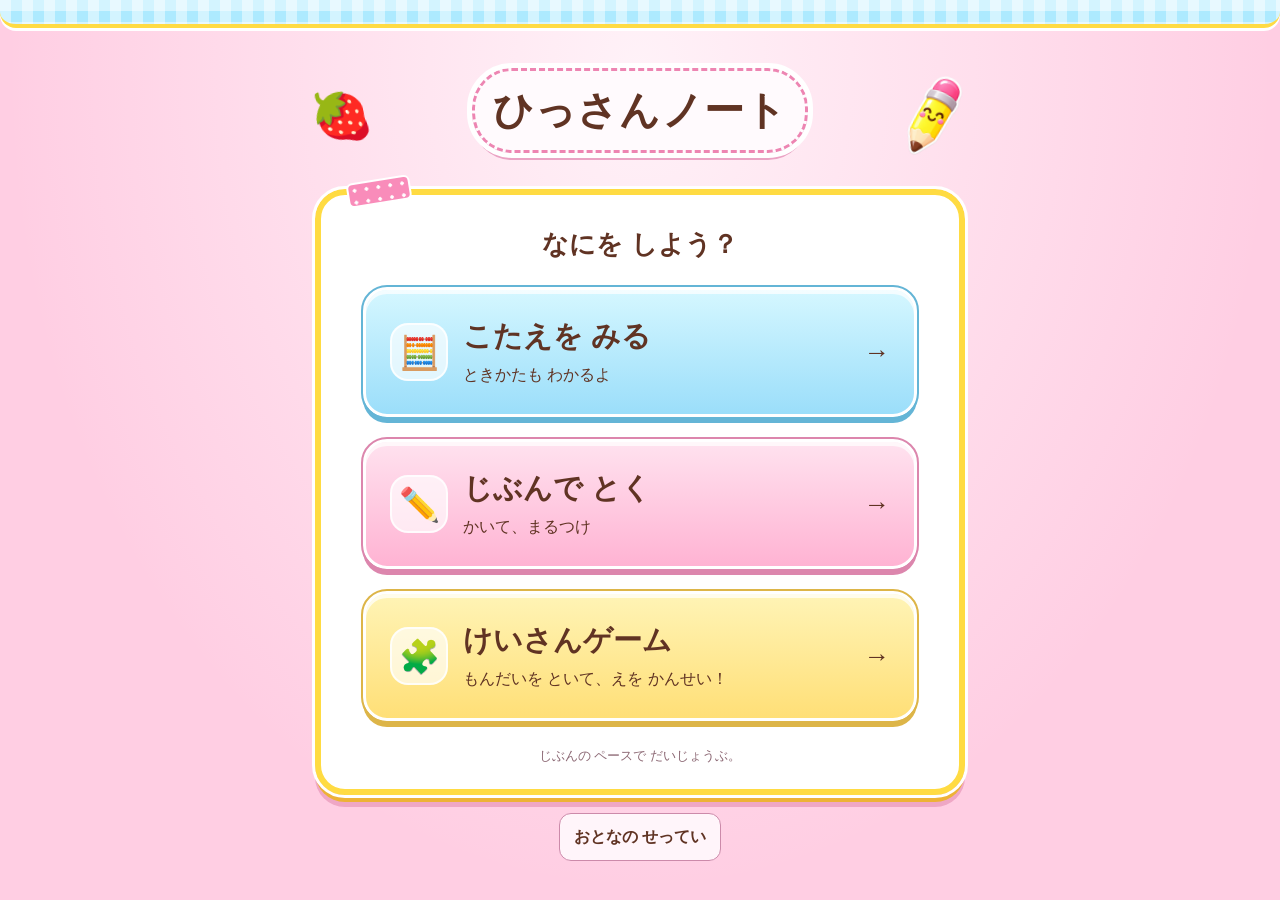
<file: index.html>
<!doctype html>
<html lang="ja">
<head>
<meta charset="utf-8">
<meta name="viewport" content="width=device-width,initial-scale=1,viewport-fit=cover">
<meta name="robots" content="noindex">
<title>ひっさんノート</title>
<link rel="icon" href="icon.png?v=pop-a1">
<link rel="manifest" href="manifest.webmanifest">
<link rel="apple-touch-icon" href="icon.png?v=pop-a1">
<meta name="apple-mobile-web-app-capable" content="yes">
<meta name="apple-mobile-web-app-title" content="ひっさんノート">
<meta name="apple-mobile-web-app-status-bar-style" content="black-translucent">
<script>
// Preserve bookmarks made before the home screen was introduced.
if (['answer','practice'].includes(new URLSearchParams(location.search).get('mode'))) location.replace('calculator.html'+location.search);
</script>
<link rel="stylesheet" href="home.css?v=nocode1">
</head>
<body>
<main class="home">
  <header class="brand">
    <span class="strawberry" aria-hidden="true">🍓</span>
    <h1>ひっさんノート</h1>
    <img src="assets/pencil-sticker.png" class="pencil" alt="" width="72" height="108">
  </header>
  <section class="notebook" aria-labelledby="welcome">
    <span class="tape" aria-hidden="true"></span>
    <h2 id="welcome">なにを しよう？</h2>
    <nav class="choices" aria-label="つかいかたを えらぶ">
      <a class="choice answer" href="calculator.html?mode=answer">
        <span class="choice-icon" aria-hidden="true">🧮</span>
        <span class="words"><strong>こたえを みる</strong><span>ときかたも わかるよ</span></span>
        <span class="arrow" aria-hidden="true">→</span>
      </a>
      <a class="choice practice" href="calculator.html?mode=practice">
        <span class="choice-icon" aria-hidden="true">✏️</span>
        <span class="words"><strong>じぶんで とく</strong><span>かいて、まるつけ</span></span>
        <span class="arrow" aria-hidden="true">→</span>
      </a>
      <a class="choice game" href="prototypes/full-notebook.html">
        <span class="choice-icon" aria-hidden="true">🧩</span>
        <span class="words"><strong>けいさんゲーム</strong><span>もんだいを といて、<br>えを かんせい！</span><span id="resume-hint" class="resume-hint" hidden>つづきから あそべるよ</span></span>
        <span class="arrow" aria-hidden="true">→</span>
      </a>
    </nav>
    <p class="encouragement">じぶんの ペースで だいじょうぶ。</p>
  </section>
  <button type="button" id="feedback-settings" aria-haspopup="dialog">おとなの せってい</button>
  <dialog id="feedback-dialog" aria-labelledby="feedback-title">
    <h2 id="feedback-title">よみとりの きょうりょく</h2>
    <p>よみとりを なおしたとき、その 1けたの せんと、なおす まえと あとの すうじを おくります。よみとりを よくするために つかいます。</p>
    <p id="feedback-status" role="status"></p>
    <button type="button" id="feedback-disable">じどうそうしんを とめる</button>
    <button type="button" id="feedback-enable" hidden>じどうそうしんを オンにする</button>
    <p><a id="feedback-manage" rel="noreferrer">おくった すうじを かんりする</a></p>
    <form method="dialog"><button type="submit">とじる</button></form>
  </dialog>
</main>
<script src="prototypes/notebook-save.js?v=screen-fit1"></script>
<script src="prototypes/recognition-tuning.js?v=2"></script>
<script src="prototypes/notebook-feedback.js?v=nocode1"></script>
<script src="home.js?v=nocode1"></script>
</body>
</html>
</file>
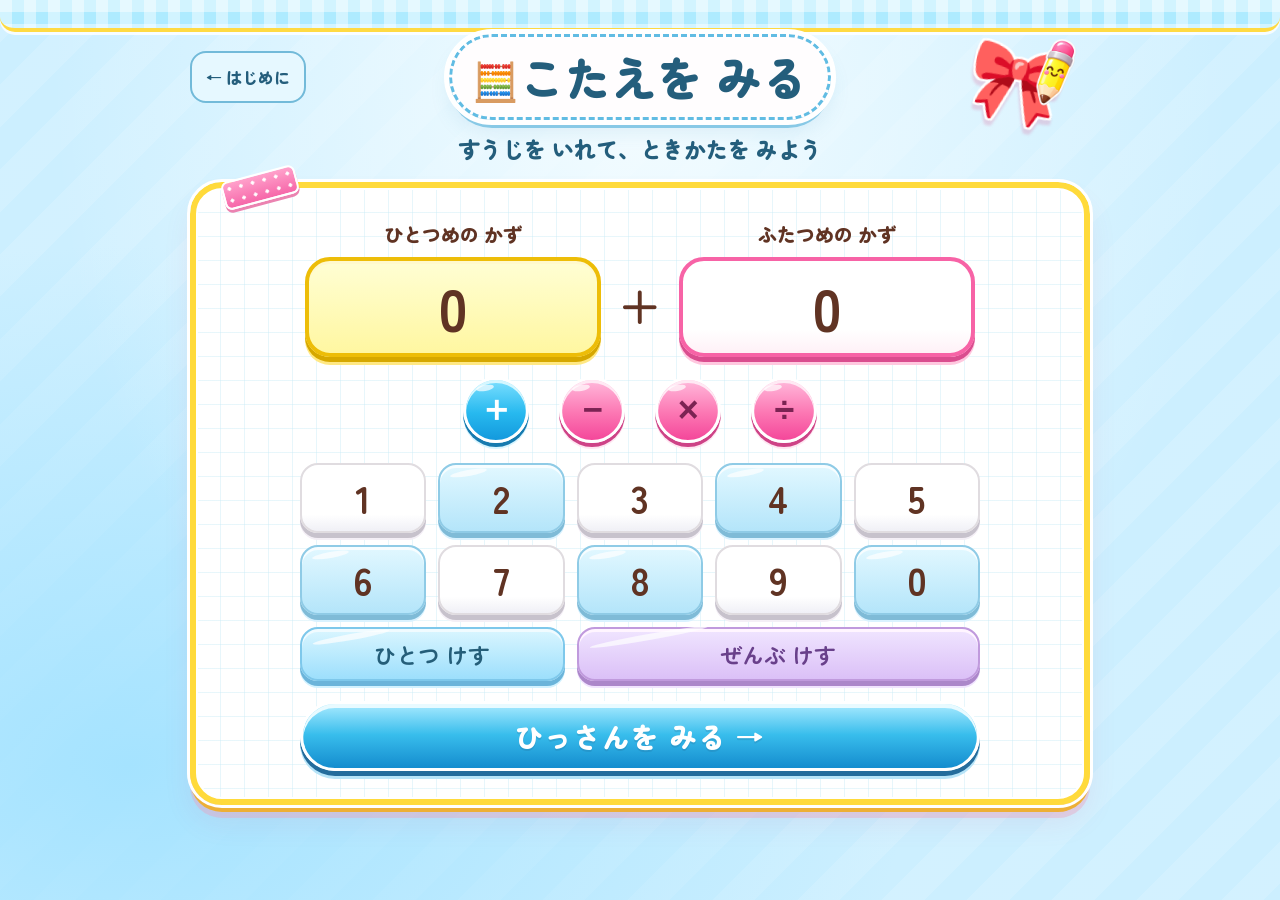
<file: calculator.html>
<!DOCTYPE html>
<!--
  更新日: 2026-06-08
  変更内容:
  - 計算入力画面の背景に keisan.PNG（文房具柄）を埋め込み
  - 解答画面の背景に kaitou.PNG（森・木）を埋め込み
  - タイトル・入力カード・筆算カードを半透明の白カードに変更
  - 画面切り替え時に body の背景も切り替わるよう JS を修正
-->
<html lang="ja">
<head>
  <meta charset="UTF-8">
  <meta name="robots" content="noindex">
  <meta name="viewport" content="width=device-width, initial-scale=1.0, viewport-fit=cover">
  <meta name="apple-mobile-web-app-capable" content="yes">
  <meta name="apple-mobile-web-app-status-bar-style" content="black-translucent">
  <meta name="apple-mobile-web-app-title" content="ひっさんノート">
  <link rel="manifest" href="manifest.webmanifest">
  <link rel="apple-touch-icon" href="icon.png?v=pop-a1">
  <link rel="icon" type="image/png" href="icon.png?v=pop-a1">
  <link rel="preconnect" href="https://fonts.googleapis.com">
  <link rel="preconnect" href="https://fonts.gstatic.com" crossorigin>
  <link href="https://fonts.googleapis.com/css2?family=Zen+Maru+Gothic:wght@400;500;700;900&display=swap" rel="stylesheet">
  <title>ひっさんノート</title>
  <style>
    :root {
      --color-bg: #FFFDF0;
      --color-main: #FF8BA7;
      --color-sub: #A0E4FF;
      --color-text: #5F4B32;
      --color-focus: #FFF9C4;
    }
 
    body {
      background-image: none;
      background-size: cover;
      background-position: center 20%;
      background-attachment: fixed;
      font-family: "Zen Maru Gothic", "Hiragino Maru Gothic ProN", "Hiragino Kaku Gothic ProN", Meiryo, sans-serif;
      color: var(--color-text);
      margin: 0;
      padding: 10px;
      touch-action: manipulation;
      transition: background-image 0.3s ease;
    }
    body.answer-mode {
      background-image: none;
    }

    #app {
      max-width: 800px;
      margin: 0 auto;
      padding-top: 24vh;
    }
    body.answer-mode #app {
      padding-top: 0;
    }
 
    /* ── 入力カード ── */
    .card {
      background: transparent;
      border: none;
      border-radius: 0;
      padding: 15px;
      margin-bottom: 15px;
      box-shadow: none;
      display: flex;
      flex-direction: column;
      align-items: center;
      gap: 12px;
    }
 
    .formula-bar { display: flex; align-items: center; gap: 10px; }
 
 .num-box {
      width: 190px; height: 100px;
      background: rgba(255,255,255,0.96);
      border: 4px solid #FFB3C6;
      backdrop-filter: blur(10px);
      -webkit-backdrop-filter: blur(10px);
      border-radius: 26px;
      font-size: 58px; font-weight: bold;
      display: flex; align-items: center; justify-content: center;
      cursor: pointer; transition: 0.2s;
      color: var(--color-text);
      box-shadow: 0 6px 0 #FFB3C6;
    }
    .num-box.active {
      border-color: #FBC02D;
      background: var(--color-focus);
      box-shadow: 0 5px 0 #F9A825;
      transform: scale(1.05);
    }
 
    /* ── 演算子ボタン ── */
    .op-group { display: flex; gap: 8px; }
 .op-btn {
      width: 70px; height: 70px;
      border: none; border-radius: 50%;
      background: linear-gradient(145deg, #B3E5FC, #81D4FA);
      color: #0277BD;
      font-size: 36px; font-weight: bold;
      box-shadow: 0 5px 0 #4FC3F7;
      cursor: pointer; transition: 0.15s;
    }
    .op-btn.active {
      background: linear-gradient(145deg, #4FC3F7, #0288D1);
      color: white;
      transform: translateY(3px);
      box-shadow: 0 2px 0 #0277BD;
    }
 
    /* ── キーパッド ── */
    .keypad {
      display: grid;
      grid-template-columns: repeat(5, 1fr);
      gap: 12px; /* ボタン同士の隙間を広げて押し間違い防止 */
      width: 100%;
      max-width: 600px; /* 横幅を大きく */
    }
    .key {
      height: 80px;
      background: linear-gradient(180deg, #fff 60%, #FFF0F5);
      border: 2px solid #FFB3C6;
      border-radius: 18px;
      font-size: 38px; font-weight: bold;
      color: var(--color-text);
      box-shadow: 0 6px 0 #FFB3C6;
      cursor: pointer; transition: 0.1s;
    }
    .key:active { transform: translateY(5px); box-shadow: 0 1px 0 #FFB3C6; }
    .key-del {
      background: linear-gradient(180deg, #FFEBEE 60%, #FFCDD2);
      border: 2px solid #EF9A9A;
      color: #C62828;
      box-shadow: 0 6px 0 #EF9A9A;
      font-size: 30px;
    }
    .key-del:active { transform: translateY(5px); box-shadow: 0 1px 0 #EF9A9A; }
    .key-clr {
      background: linear-gradient(180deg, #EDE7F6 60%, #D1C4E9);
      border: 2px solid #B39DDB;
      color: #4A148C;
      box-shadow: 0 6px 0 #B39DDB;
      font-size: 26px;
    }
    .key-clr:active { transform: translateY(5px); box-shadow: 0 1px 0 #B39DDB; }
 
  /* ── ＝計算ボタン ── */
    .calc-btn {
      width: 100%; max-width: 600px;
      height: 80px;
      font-size: 28px; font-weight: bold;
      border: none; border-radius: 50px;
      background: linear-gradient(135deg, #FF8BA7, #FF4081);
      color: white;
      box-shadow: 0 8px 0 #C2185B;
      cursor: pointer; transition: 0.15s;
      text-shadow: 0 1px 2px rgba(0,0,0,0.15);
      letter-spacing: 1px;
    }
  .calc-btn:active { transform: translateY(6px); box-shadow: 0 2px 0 #C2185B; }
 
    /* ── けいさんにもどるボタン ── */
    .back-btn {
      width: 100%; max-width: 600px;
      height: 60px; margin-bottom: 15px;
      background: rgba(160,228,255,0.88); border: none; border-radius: 16px;
      font-size: 22px; font-weight: bold; color: var(--color-text);
      box-shadow: 0 6px 0 rgba(136,192,208,0.7); cursor: pointer; display: none;
      backdrop-filter: blur(6px);
      -webkit-backdrop-filter: blur(6px);
    }
    .back-btn:active { transform: translateY(4px); box-shadow: 0 2px 0 #88C0D0; }
 
    /* ── エラーメッセージ ── */
    .em {
      min-height: 20px;
      font-size: 14px; color: #E91E63;
      text-align: center; font-weight: bold;
    }
 
    /* ── 筆算表示エリア ── */
    .hp {
      background: transparent;
      border: none;
      border-radius: 0;
      padding: 10px 15px;
      box-shadow: none;
      display: flex; flex-direction: column;
      align-items: center; min-height: 100px;
    }
    /* 筆算グリッド用小カード */
    .hp-grid-wrap {
      background: rgba(255,255,255,0.82);
      border-radius: 20px;
      padding: 20px 15px;
      margin-bottom: 14px;
      width: 100%; box-sizing: border-box;
      display: flex; flex-direction: column; align-items: center;
      backdrop-filter: blur(8px);
      -webkit-backdrop-filter: blur(8px);
      box-shadow: 0 4px 16px rgba(100,160,200,0.15);
    }
 
    /* ── 筆算グリッド共通 ── */
    .gc { display: grid; gap: 12px; align-items: center; justify-items: center; }
    .c  { width: 58px; height: 58px; display: flex; align-items: center; justify-content: center; font-size: 30px; font-weight: 500; font-family: monospace; }
    .cv { color: var(--color-text); }
    .co { color: #78909C; font-size: 28px; }
    .ca { color: var(--color-main); font-size: 32px; font-weight: bold; }
    .cp { color: #90A4AE; font-size: 28px; }
    .cr { color: #BA7517; font-size: 28px; }
    .sc { width: 36px; height: 36px; display: flex; align-items: center; justify-content: center; font-size: 14px; font-weight: bold; font-family: monospace; }
    .scr { color: #BA7517; }
    .lb { font-size: 13px; text-align: center; width: 66px; display: flex; align-items: center; justify-content: center; }
 
    .hdr { font-size: 22px; margin-bottom: 18px; font-family: monospace; font-weight: bold; }
    .ans { color: var(--color-main) !important; font-weight: bold; font-size: 28px; }
 
    /* ── 手順解説カード ── */
    .step-card {
      display: flex; align-items: flex-start;
      gap: 10px; padding: 11px 12px;
      border-radius: 14px; margin-bottom: 8px;
      text-align: left; width: 100%;
      box-sizing: border-box;
      background: rgba(255,255,255,0.78) !important;
      backdrop-filter: blur(10px);
      -webkit-backdrop-filter: blur(10px);
      box-shadow: 0 2px 8px rgba(0,0,0,0.08);
    }
    .step-label {
      min-width: 60px; text-align: center;
      flex-shrink: 0; line-height: 1.4;
      font-size: 17px; font-weight: bold;
    }
    .step-label small { font-weight: normal; font-size: 13px; display: block; }
    .step-body { font-size: 19px; color: #5F4B32; line-height: 2.1; }

    /* 解答は桁幅を保ち、長い筆算だけを横スクロールさせる。 */
    body.answer-mode { padding: max(16px, env(safe-area-inset-top)) 12px 28px; }
    .hp { min-width: 0; box-sizing: border-box; }
    .back-btn { margin-left: auto; margin-right: auto; }
    .hp-grid-wrap {
      min-width: 0;
      background: rgba(255,255,255,0.96);
      border: 2px solid #E0EAD8;
      padding: 24px 16px;
    }
    .grid-scroll { width: 100%; min-width: 0; overflow-x: auto; padding: 4px 0 12px; }
    .grid-scroll .gc { width: max-content; margin-inline: auto; }
    .gc .c, .gc .sc { box-sizing: border-box; }
    .gc .lb { width: 100%; overflow-wrap: anywhere; }
    .grid-line { justify-self: stretch; height: 3px; background: #5F4B32; margin: 4px 0; }
    .division-rule { grid-column: 1 / -1; justify-self: stretch; position: relative; height: 3px; }
    .division-divisor { position: relative; width: auto; min-width: 58px; padding: 0 12px 0 8px; justify-content: flex-end; white-space: nowrap; }
    .division-digit { position: relative; }
    .division-digit::before { content: ''; position: absolute; top: 0; left: -14px; right: 0; border-top: 3px solid #5F4B32; }
    .division-curve { position:absolute; top:0; right:-14px; width:18px; height:58px; overflow:visible; pointer-events:none; }
    .hdr { text-align: center; max-width: 100%; overflow-wrap: anywhere; line-height: 1.6; }
    .steps-wrap { width: 100%; min-width: 0; padding-top: 4px; }
    .steps-title { font-size: 18px; text-align: center; margin: 8px 0 14px; }
    .step-card { background: rgba(255,255,255,0.96) !important; }
    .step-body { min-width: 0; overflow-wrap: anywhere; line-height: 1.8; }
    .step-label { min-width: 72px; }
    @media (max-width: 540px) {
      .hp { padding: 8px 0; }
      .hp-grid-wrap { padding: 18px 10px; }
      .step-card { flex-direction: column; gap: 6px; padding: 14px; }
      .step-label { text-align: left; }
      .step-label small { display: inline; margin-left: 10px; }
      .step-body { font-size: 18px; }
      .hdr, .ans { font-size: 20px; }
      .back-btn { font-size: 19px; }
    }

    /* 森のひっさんノート：入力と解答を同じ紙面でつなぐ */
    body { --color-main:#D84970; --color-text:#603F2C; --paper:#FFFEFC; background-color:#EFF8E8; }
    body, body.answer-mode {
      background-image: url("forest-notebook.png");
      background-size:cover; background-position:center; background-attachment:fixed; padding: max(18px, env(safe-area-inset-top)) max(16px, env(safe-area-inset-right)) max(28px, env(safe-area-inset-bottom)) max(16px, env(safe-area-inset-left));
    }
    #app,body.answer-mode #app { max-width:1180px; padding-top:0; position:relative; }
    .brand { text-align:center; margin:0 auto 22px; padding:0 160px; }
    .brand h1 { font-size:clamp(30px,4.6vw,54px); line-height:1.3; margin:0 0 8px; letter-spacing:.04em; font-weight:900; }
    .brand p { font-size:clamp(16px,2vw,22px); margin:0; font-weight:700; }
    .answer-subtitle { display:none; }
    .answer-mode .input-subtitle { display:none; }
    .answer-mode .answer-subtitle { display:block; }
    .pencil-icon { display:inline-block; transform:rotate(-12deg); font-size:.8em; }
    .notebook { position:relative; background-color:var(--paper); background-image:linear-gradient(#D8E9F066 1px,transparent 1px),linear-gradient(90deg,#D8E9F066 1px,transparent 1px); background-size:24px 24px; border:2px solid #E0EADD; border-radius:30px; box-shadow:0 8px 0 #D5E4C9,0 15px 35px #6A8B5C18; }
    .notebook::before { content:none; }
    .notebook::after { content:''; position:absolute; width:90px; height:27px; left:28px; top:-9px; transform:rotate(-15deg); background:radial-gradient(white 1.6px,transparent 2px) 0 0/12px 12px,#F4AFC3DD; pointer-events:none; }
    .card.notebook { max-width:900px; margin:0 auto 20px; padding:32px 36px 28px; gap:20px; box-sizing:border-box; }
    .formula-bar { width:100%; max-width:670px; justify-content:center; gap:18px; }
    .number-field { flex:1; min-width:0; text-align:center; }
    .number-field label { display:block; font-size:19px; font-weight:700; margin-bottom:10px; }
    .num-box { box-sizing:border-box; width:100%; height:100px; font-size:clamp(32px,4.5vw,58px); border-radius:24px; border:3px solid #F4A4BF; box-shadow:0 5px 0 #F2C3D1; background:#FFFFFFF5; font-family:inherit; font-variant-numeric:tabular-nums; }
    .num-box.active { border-color:#EABB16; background:#FFFBD9; box-shadow:0 5px 0 #E9CB64; transform:none; }
    #current-op { font-size:42px !important; padding-top:32px; color:var(--color-text) !important; }
    .op-group { gap:18px; }
    .op-btn { width:66px; height:66px; color:#714D3D; background:linear-gradient(#FFF4F7,#F9DCE6); box-shadow:0 4px 0 #EABFCF; border:2px solid #EFB9CE; }
    .op-btn.active { color:#215F83; background:linear-gradient(#DDF5FF,#AFE2FA); border-color:#64B2DE; box-shadow:0 4px 0 #76BBDC; transform:none; }
    .keypad { max-width:680px; gap:12px; }
    .key { height:70px; font-family:inherit; font-size:38px; border:2px solid #E4DAD3; background:linear-gradient(#FFF,#FFF9F9); box-shadow:0 4px 0 #DDD4CD; }
    .key:nth-child(even):not(.key-del):not(.key-clr) { background:linear-gradient(#FFF5F8,#FBE0E9); border-color:#F0C1D0; box-shadow:0 4px 0 #E8B9C9; }
    .key-del,.key-clr { font-size:22px; height:54px; margin-top:6px; }
    .key-del { background:#DCF3FC; border-color:#A9D4E8; color:#386D85; box-shadow:0 4px 0 #A9D4E8; }
    .key-clr { background:#EEE6FA; border-color:#CFBDE7; color:#72518E; box-shadow:0 4px 0 #CFBDE7; }
    .em:empty { display:none; }
    .em { font-size:18px; }
    .calc-btn { max-width:680px; height:70px; font-family:inherit; background:linear-gradient(#FC8EA8,#EE698B); box-shadow:0 6px 0 #D74E74; font-size:28px; }
    .input-hint { text-align:center; margin:8px 0; font-size:17px; color:#637C59; }
    body:not(.answer-mode) .hp { display:none; }
    .back-btn { position:absolute; top:6px; left:0; width:auto; max-width:none; height:auto; min-height:50px; padding:10px 18px; font-family:inherit; font-size:18px; background:#D6F0FD; box-shadow:0 4px 0 #9BCDE7; border-radius:24px; color:#396680; }
    .hp { padding:0; gap:20px; }
    .hdr { background:#FCE1E9; border:2px solid white; border-radius:40px; padding:8px 30px; margin:0; font-family:inherit; font-size:clamp(20px,2.8vw,30px); font-weight:900; box-sizing:border-box; }
    .hdr .ans { font-size:inherit; color:var(--color-text) !important; }
    .answer-book { width:100%; box-sizing:border-box; padding:32px 28px 24px; }
    .answer-layout { display:grid; grid-template-columns:minmax(0,1fr); gap:24px; }
    .hp-grid-wrap { padding:0 0 20px; margin:0; border:none; background:transparent; box-shadow:none; backdrop-filter:none; -webkit-backdrop-filter:none; border-radius:0; }
    .panel-title { display:table; margin:0 auto 24px; padding:7px 28px; border-radius:28px; background:#FCE3EB; text-align:center; font-size:24px; font-weight:900; }
    .steps-wrap { padding:0; }
    .grid-scroll { padding-top:6px; }
    .gc .c { font-size:36px; font-family:inherit; font-weight:700; border-radius:14px !important; }
    .gc .division-divisor, .gc .division-digit { border: none; border-radius: 0 !important; }
    .gc .sc { font-size:19px; font-family:inherit; border-radius:9px !important; }
    .gc .ca { color:#C83F66; background:#FCE0E8 !important; border-color:#F5B7CA !important; font-weight:900; }
    .step-card { display:block; padding:16px 18px; margin-bottom:14px; border:2px solid var(--step-edge); border-left:2px solid var(--step-edge); border-radius:22px; background:var(--step-wash) !important; box-shadow:0 3px 0 #6A8B5C0A; backdrop-filter:none; -webkit-backdrop-filter:none; }
    .step-label { display:flex; align-items:center; gap:10px; min-width:0; text-align:left; margin-bottom:12px; color:var(--step-color); }
    .step-number { display:flex; flex:0 0 38px; height:38px; align-items:center; justify-content:center; background:var(--step-color); color:white; border-radius:50%; font-size:24px; }
    .step-label small { font-size:19px; font-weight:900; display:inline; }
    .step-body { padding:10px 12px; background:#FFFFFFB8; border-radius:14px; font-size:19px; line-height:1.9; }
    .answer-ribbon { display:flex; gap:12px; align-items:center; justify-content:center; text-align:center; margin-top:24px; padding:16px 24px; border-radius:26px; background:#FCE3EB; font-size:clamp(23px,3.2vw,36px); font-weight:900; overflow-wrap:anywhere; }
    .answer-ribbon .answer-value { color:#CD4269; font-size:1.3em; min-width:0; }
    .answer-star { color:#D4A51E; }
    button:focus-visible,.grid-scroll:focus-visible { outline:4px solid #418BA6; outline-offset:5px; }
    @media (min-width:900px) and (orientation:landscape) {
      .answer-layout { grid-template-columns:minmax(0,1fr) minmax(0,1.12fr); gap:28px; }
      .hp-grid-wrap { border-right:2px solid #C9DEE8; padding-right:28px; }
    }
    @media (max-width:700px) {
      body,body.answer-mode { padding:16px 10px 28px; }
      .brand { padding:0; margin-bottom:20px; }
      .brand h1 { font-size:32px; }
      .card.notebook { padding:28px 16px 24px; gap:20px; }
      .formula-bar { gap:8px; }
      .number-field label { font-size:13px; }
      .num-box { height:76px; font-size:clamp(23px,5.5vw,38px); border-radius:18px; }
      #current-op { font-size:26px !important; padding-top:26px; }
      .op-group { gap:12px; }
      .op-btn { width:54px; height:54px; font-size:29px; }
      .keypad { gap:9px; }
      .key { height:60px; font-size:30px; border-radius:14px; }
      .key-del,.key-clr { font-size:16px; height:50px; }
      .calc-btn { font-size:23px; height:62px; }
      .answer-book { padding:28px 14px 20px; }
      .panel-title { font-size:21px; padding:6px 20px; }
      .step-card { padding:12px; }
      .step-body { font-size:18px; padding:10px; }
      .answer-ribbon { padding:14px 12px; gap:8px; flex-wrap:wrap; }
      .hdr { padding:8px 18px; }
    }
    /* 解答では見出しを省き、戻るボタン・式の直下にノートを置く。 */
    body.answer-mode .brand { display:none; }
    body.answer-mode #app { display:grid; grid-template-columns:auto minmax(0,1fr); gap:18px 12px; align-items:start; }
    body.answer-mode .back-btn { position:static; grid-column:1; grid-row:1; margin:0; min-height:50px; }
    body.answer-mode .hp { display:contents; }
    body.answer-mode .hdr { grid-column:2; grid-row:1; justify-self:center; align-self:center; max-width:100%; min-height:50px; }
    body.answer-mode .answer-book { grid-column:1 / -1; grid-row:2; }
    @media (max-width:700px) {
      body.answer-mode #app { column-gap:8px; }
      body.answer-mode .back-btn { padding:10px 12px; font-size:16px; }
      body.answer-mode .hdr { padding:8px 12px; }
    }

    /* 1手順ずつ進める解答画面 */
    body.answer-mode { padding-bottom:calc(120px + env(safe-area-inset-bottom)); }
    .lesson-board-viewport { width:100%; overflow:auto; max-height:clamp(190px,38svh,420px); padding:10px 0; overscroll-behavior:contain; }
    .lesson-board { position:relative; margin-inline:auto; text-align:center; }
    .lesson-cell { position:absolute; height:58px; display:flex; align-items:center; justify-content:center; font-size:35px; font-weight:700; line-height:1; border-radius:12px; color:#603F2C; font-variant-numeric:tabular-nums; }
    .lesson-cell.operator { color:#7B6A57; font-size:31px; }
    .lesson-cell.label { font-size:14px; color:#617D8C; font-weight:500; }
    .lesson-cell.result { color:#CB466E; background:#FCE2EB; }
    .lesson-cell.remainder { color:#246D9B; }
    .lesson-cell.has-note { padding-top:14px; }
    .lesson-carry { position:absolute; top:0; left:0; right:0; font-size:19px; color:#AB5D12; font-weight:800; }
    .lesson-cell.is-focus { background:#FFF3CF; box-shadow:inset 0 0 0 2px #E8C670; }
    .lesson-cell.is-fresh { color:#D46614; background:#FFF0D8; box-shadow:inset 0 0 0 2px #F2C48D; }
    .lesson-cell.is-fresh .lesson-carry { color:#D46614; }
    .is-crossed { color:#958879; text-decoration:line-through; text-decoration-color:#C44E70; text-decoration-thickness:2px; }
    .lesson-board-line { position:absolute; height:3px; background:#624B32; }
    .lesson-bracket { position:absolute; overflow:visible; pointer-events:none; }
    .lesson-drop-arrow { position:absolute; width:3px; background:#D46614; }
    .lesson-drop-arrow::after { content:''; position:absolute; bottom:0; left:-4px; width:9px; height:9px; border-right:3px solid #D46614; border-bottom:3px solid #D46614; transform:rotate(45deg); }
    .lesson-explanation { background:#E5F2FC; border:2px solid #B6DAEE; border-radius:24px; padding:20px; }
    .lesson-heading { display:flex; align-items:center; gap:12px; margin-bottom:14px; }
    .lesson-heading h2 { font-size:clamp(21px,2.8vw,27px); line-height:1.5; color:#246D96; margin:0; }
    .lesson-heading p { font-size:17px; font-weight:700; color:#55798C; margin:3px 0 0; }
    .lesson-badge { flex:0 0 44px; height:44px; display:flex; align-items:center; justify-content:center; background:#2E83B5; color:white; font-size:24px; font-weight:bold; border-radius:50%; }
    .lesson-math { background:#FFFFFFDD; padding:13px 10px; border-radius:16px; font-size:clamp(20px,2.7vw,29px); font-weight:bold; text-align:center; line-height:1.7; overflow-wrap:anywhere; }
    .lesson-description { font-size:20px; line-height:1.8; margin:14px 0 0; overflow-wrap:anywhere; }
    .lesson-progress { margin:20px auto 0; max-width:280px; height:9px; border-radius:6px; background:#E0EADA; overflow:hidden; }
    .lesson-progress span { display:block; height:100%; background:#6BA5C3; border-radius:6px; }
    .lesson-options { display:flex; justify-content:center; flex-wrap:wrap; gap:12px; margin-top:14px; }
    .lesson-options button { font:inherit; color:#4C6C43; background:#F0F6EC; border:2px solid #DAE6D2; border-radius:20px; min-height:50px; padding:10px 18px; font-size:17px; font-weight:700; }
    .lesson-controls { position:fixed; bottom:max(10px,env(safe-area-inset-bottom)); left:50%; transform:translateX(-50%); width:calc(100% - 20px); max-width:700px; display:grid; grid-template-columns:1fr auto 1.3fr; align-items:center; gap:12px; padding:12px; border:2px solid white; border-radius:24px; background:#FFFCF6F5; box-shadow:0 5px 20px #45653520; z-index:10; }
    .lesson-controls button { font:inherit; font-size:22px; font-weight:700; min-height:60px; border:0; border-radius:17px; cursor:pointer; padding:12px; }
    .lesson-prev { background:#DDF0FC; color:#386A85; }
    .lesson-next { background:#ED7898; color:#FFF; box-shadow:0 4px #D3567D; }
    .lesson-controls button:disabled { opacity:.4; box-shadow:none; cursor:default; }
    #lesson-count { font-size:17px; font-weight:700; white-space:nowrap; }
    .lesson-explanation.is-overview { background:#FCE7ED; border-color:#EFC2D0; }
    @media(min-width:760px) {
      .answer-layout { grid-template-columns:minmax(0,1fr) minmax(0,1.12fr); align-items:center; gap:24px; }
      .hp-grid-wrap { border-right:2px solid #C9DEE8; padding-right:24px; }
    }
    @media(max-width:759px) {
      .hp-grid-wrap { padding-bottom:0; }
      .hp-grid-wrap .panel-title { display:none; }
      .answer-layout { gap:16px; }
      .lesson-board-viewport { max-height:clamp(170px,32svh,320px); }
      .lesson-explanation { padding:14px; }
      .lesson-heading { gap:10px; margin-bottom:10px; }
      .lesson-heading h2 { font-size:22px; }
      .lesson-math { font-size:21px; padding:10px; }
      .lesson-description { font-size:19px; margin-top:10px; }
      .lesson-controls { gap:8px; padding:10px; }
      .lesson-controls button { min-height:58px; font-size:20px; }
      #lesson-count { font-size:15px; }
    }
  </style>
  <link rel="stylesheet" href="pop-theme.css?v=plain-notebook1">
</head>
<body>
 
<div id="app">
  <header class="brand">
    <span class="theme-sticker sticker-strawberry" aria-hidden="true">🍓</span>
    <span class="theme-sticker sticker-bow" aria-hidden="true">🎀</span>
    <img class="sticker-pencil" src="assets/pencil-sticker.png" alt="" aria-hidden="true" width="110" height="165" decoding="async">
    <a class="home-link" href="index.html">← はじめに</a>
    <h1 class="mode-heading"><span id="mode-icon" aria-hidden="true">🧮</span> <span id="mode-name">こたえを みる</span></h1>
    <p class="input-subtitle">すうじを いれて、ときかたを みよう</p>
    <p class="answer-subtitle">いっしょに けいさんしよう</p>
  </header>
 
  <!-- 入力カード -->
  <div class="card notebook" id="input-card">
    <!-- 数字表示と演算子 -->
    <div class="formula-bar">
      <div class="number-field"><label id="label-n1">ひとつめの かず</label><button type="button" id="disp-n1" class="num-box active" aria-labelledby="label-n1 disp-n1" onclick="setTarget('n1')">0</button></div>
      <div id="current-op" style="font-size:28px; font-weight:bold; color:var(--color-main);">＋</div>
      <div class="number-field"><label id="label-n2">ふたつめの かず</label><button type="button" id="disp-n2" class="num-box" aria-labelledby="label-n2 disp-n2" onclick="setTarget('n2')">0</button></div>
    </div>
 
    <!-- 演算子ボタン -->
    <div class="op-group">
      <button class="op-btn active" onclick="setOp('+', this)">＋</button>
      <button class="op-btn"        onclick="setOp('-', this)">－</button>
      <button class="op-btn"        onclick="setOp('*', this)">×</button>
      <button class="op-btn"        onclick="setOp('/', this)">÷</button>
    </div>
 
    <!-- キーパッド -->
    <div class="keypad">
      <button class="key" onclick="pressNum(1)">1</button>
      <button class="key" onclick="pressNum(2)">2</button>
      <button class="key" onclick="pressNum(3)">3</button>
      <button class="key" onclick="pressNum(4)">4</button>
      <button class="key" onclick="pressNum(5)">5</button>
      <button class="key" onclick="pressNum(6)">6</button>
      <button class="key" onclick="pressNum(7)">7</button>
      <button class="key" onclick="pressNum(8)">8</button>
      <button class="key" onclick="pressNum(9)">9</button>
      <button class="key" onclick="pressNum(0)">0</button>
      <button class="key key-del" style="grid-column: span 2;" onclick="pressDel()">ひとつ けす</button>
      <button class="key key-clr" style="grid-column: span 3;" onclick="pressClr()">ぜんぶ けす</button>
    </div>
 
    <!-- エラーメッセージ -->
    <div class="em" id="em" role="status"></div>
 
    <!-- ＝ボタン -->
<button id="calc-start" class="calc-btn" onclick="calc()">ひっさんを みる →</button>
  </div>
 
  <button id="back-btn" class="back-btn" onclick="backToInput()">← もどる</button>

  <div class="hp" id="hp">
    <div style="color:#9E8F7D; text-align:center; padding:20px;">
      すうじをいれて「ひっさんを みる」をおしてね！
    </div>
  </div>
</div>
 
<script>
  let calculatorMode = 'answer';
  let gop = '+';
  let n1str = "", n2str = "", target = "n1";
 
  // ─── 入力 UI ───────────────────────────────────────────────
 
  function setMode(mode) {
    calculatorMode = mode === 'practice' ? 'practice' : 'answer';
    document.body.dataset.calculatorMode = calculatorMode;
    document.getElementById('mode-name').textContent = calculatorMode === 'practice' ? 'じぶんで とく' : 'こたえを みる';
    document.getElementById('mode-icon').textContent = calculatorMode === 'practice' ? '✏️' : '🧮';
    document.querySelector('.input-subtitle').textContent = calculatorMode === 'practice' ? 'もんだいを いれて、ノートに かこう' : 'すうじを いれて、ときかたを みよう';
    document.title = (calculatorMode === 'practice' ? 'じぶんで とく' : 'こたえを みる') + ' | ひっさんノート';
    document.getElementById('calc-start').textContent = calculatorMode === 'practice' ? 'ノートに かく →' : 'ひっさんを みる →';
    document.getElementById('em').textContent = '';
  }

  function setTarget(t) {
    target = t;
    document.getElementById("disp-n1").classList.toggle("active", t === "n1");
    document.getElementById("disp-n2").classList.toggle("active", t === "n2");
  }
 
  function setOp(opChar, btn) {
    gop = opChar;
    const signs = {'+':'＋', '-':'－', '*':'×', '/':'÷'};
    document.getElementById("current-op").innerText = signs[opChar];
    document.querySelectorAll(".op-btn").forEach(b => b.classList.remove("active"));
    btn.classList.add("active");
    setTarget("n2");
    document.getElementById("em").textContent = '';
  }
 
  function pressNum(num) {
    if (target === "n1") { if (n1str.length < 5) n1str += num; }
    else                  { if (n2str.length < 5) n2str += num; }
    updateDisplay();
  }
 
  function pressDel() {
    if (target === "n1") n1str = n1str.slice(0, -1);
    else                  n2str = n2str.slice(0, -1);
    updateDisplay();
  }
 
  function pressClr() {
    n1str = ""; n2str = "";
    document.getElementById("em").textContent = '';
    setTarget("n1");
    updateDisplay();
  }
 
  function updateDisplay() {
    document.getElementById("disp-n1").innerText = n1str || "0";
    document.getElementById("disp-n2").innerText = n2str || "0";
  }
 
  // ─── メイン計算 ────────────────────────────────────────────
 
  function calc() {
    const em = document.getElementById('em');
    em.textContent = '';
    if (!n1str || !n2str) { em.textContent = 'すうじをいれてね'; return; }
    const a = parseInt(n1str), b = parseInt(n2str);
    if (gop === '/' && b === 0) { em.textContent = '0ではわれないよ'; return; }
    if (gop === '-' && a < b)   { em.textContent = 'ひきざんができないよ'; return; }
    if (calculatorMode === 'practice') {
      const query = new URLSearchParams({mode:'calculator',op:gop,a:String(a),b:String(b)});
      window.location.href = 'prototypes/full-notebook.html?' + query;
      return;
    }
  if      (gop === '+') rAdd(a, b);
    else if (gop === '-') rSub(a, b);
    else if (gop === '*') rMul(a, b);
    else                  rDiv(a, b);

    // ▼▼▼ ここから追加 ▼▼▼
    // 計算できたら、入力カードを隠して「もどるボタン」を出す
    document.getElementById('input-card').hidden = true;
    document.getElementById('back-btn').style.display = 'block';
    document.body.classList.add('answer-mode');
    window.scrollTo(0, 0); // 画面の一番上にスクロール
  }
 
  // 入力画面にもどる処理
  function backToInput() {
    document.getElementById('input-card').hidden = false; // 入力カードを再び出す
    document.getElementById('back-btn').style.display = 'none'; // もどるボタンを隠す
    document.body.classList.remove('answer-mode');
    activeLesson = null; lessonIndex = 0; lessonOverview = false;
    document.getElementById('hp').innerHTML = '<div style="color:#9E8F7D; text-align:center; padding:20px;">すうじをいれて「ひっさんを みる」をおしてね！</div>';
    window.scrollTo(0, 0);
  }
  // 手書きノートから戻ったときは、入力した式と選んだ使い方を復元する。
  const returnParams = new URLSearchParams(window.location.search);
  setMode(returnParams.get('mode'));
  if (returnParams.get('mode') === 'practice') {
    const a = returnParams.get('a'), b = returnParams.get('b'), op = returnParams.get('op');
    if (/^\d{1,5}$/.test(a || '') && /^\d{1,5}$/.test(b || '') && ['+','-','*','/'].includes(op)) {
      n1str = a; n2str = b;
      setOp(op, document.querySelectorAll('.op-btn')[['+','-','*','/'].indexOf(op)]);
      updateDisplay();
      setTarget('n1');
    }
    setMode('practice');
  }
  // ▲▲▲ ここまで追加 ▲▲▲

</script>
<script src="steps.js?v=screen-fit1"></script>
</body>
</html>
</file>
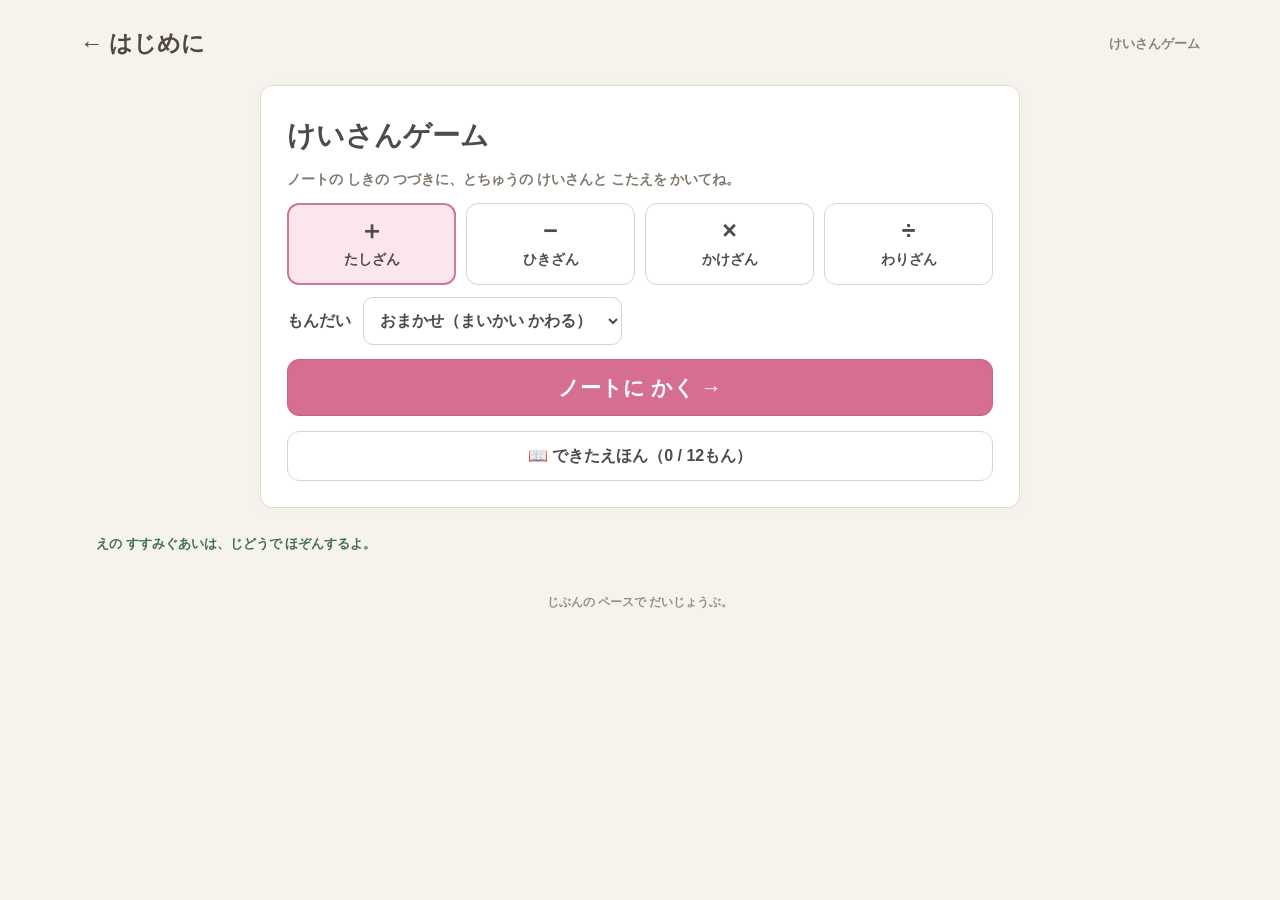
<file: prototypes/full-notebook.html>
<!doctype html><html lang="ja"><head><meta charset="utf-8"><meta name="viewport" content="width=device-width,initial-scale=1,viewport-fit=cover"><meta name="robots" content="noindex"><title>けいさんゲーム | ひっさんノート</title><link rel="icon" href="../icon.png"><link rel="manifest" href="../manifest.webmanifest"><link rel="apple-touch-icon" href="../icon.png"><meta name="apple-mobile-web-app-capable" content="yes"><meta name="apple-mobile-web-app-title" content="ひっさんノート"><meta name="apple-mobile-web-app-status-bar-style" content="black-translucent"><link rel="stylesheet" href="full-notebook.css?v=red-notes1"></head><body><div class="shell"><header><a href="../index.html">← はじめに</a><span>けいさんゲーム</span></header><main id="app"></main><footer>じぶんの ペースで だいじょうぶ。</footer><div id="notice" role="status"></div></div><script src="../steps.js"></script><script src="digit-reader.js?v=ink7"></script><script src="recognition-tuning.js?v=2"></script><script src="notebook-engine.js?v=notes2"></script><script src="notebook-save.js?v=random1"></script><script src="notebook-tools.js?v=retry1"></script><script src="notebook-touch.js?v=marks1"></script><script src="notebook-feedback.js?v=nocode1"></script><script src="notebook-live.js?v=notes2"></script><script src="full-notebook.js?v=random1"></script></body></html>
</file>
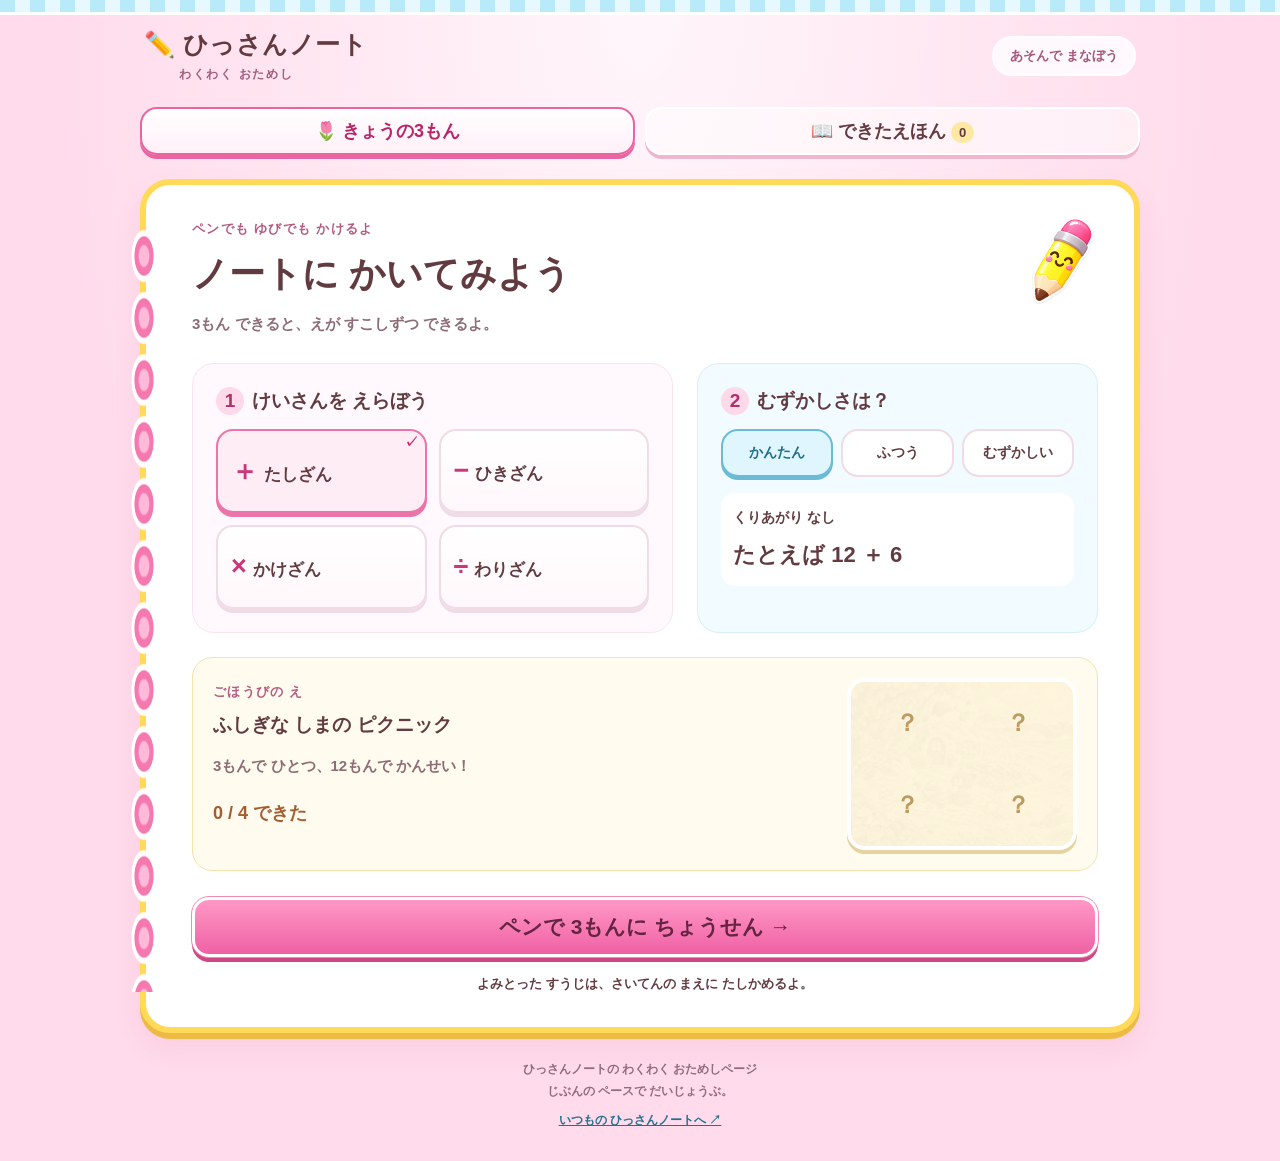
<file: prototypes/game-preview.html>
<!doctype html>
<html lang="ja">
<head>
<meta charset="utf-8"><meta name="viewport" content="width=device-width,initial-scale=1,viewport-fit=cover"><meta name="robots" content="noindex">
<title>てがきの3もんとえほん｜ひっさんノート</title>
<link rel="icon" href="../icon.png"><link rel="stylesheet" href="game-preview.css?v=ink2">
<link rel="stylesheet" href="handwriting-preview.css?v=ink2">
</head>
<body>
<div class="shell">
<header><a class="brand" href="game-preview.html">✏️ ひっさんノート<small>わくわく おためし</small></a><span class="tag">あそんで まなぼう</span></header>
<nav aria-label="メニュー"><button id="challenge-tab" aria-pressed="true">🌷 きょうの3もん</button><button id="album-tab" aria-pressed="false">📖 できたえほん <span id="owned-count">0</span></button></nav>
<main id="screen" tabindex="-1"></main>
<p class="foot">ひっさんノートの わくわく おためしページ<br>じぶんの ペースで だいじょうぶ。<a href="../index.html">いつもの ひっさんノートへ ↗</a></p>
<div id="notice" role="status" aria-live="polite"></div>
</div><script src="digit-reader.js?v=ink7"></script><script src="handwriting-preview.js?v=ink2"></script>
</body></html>
</file>
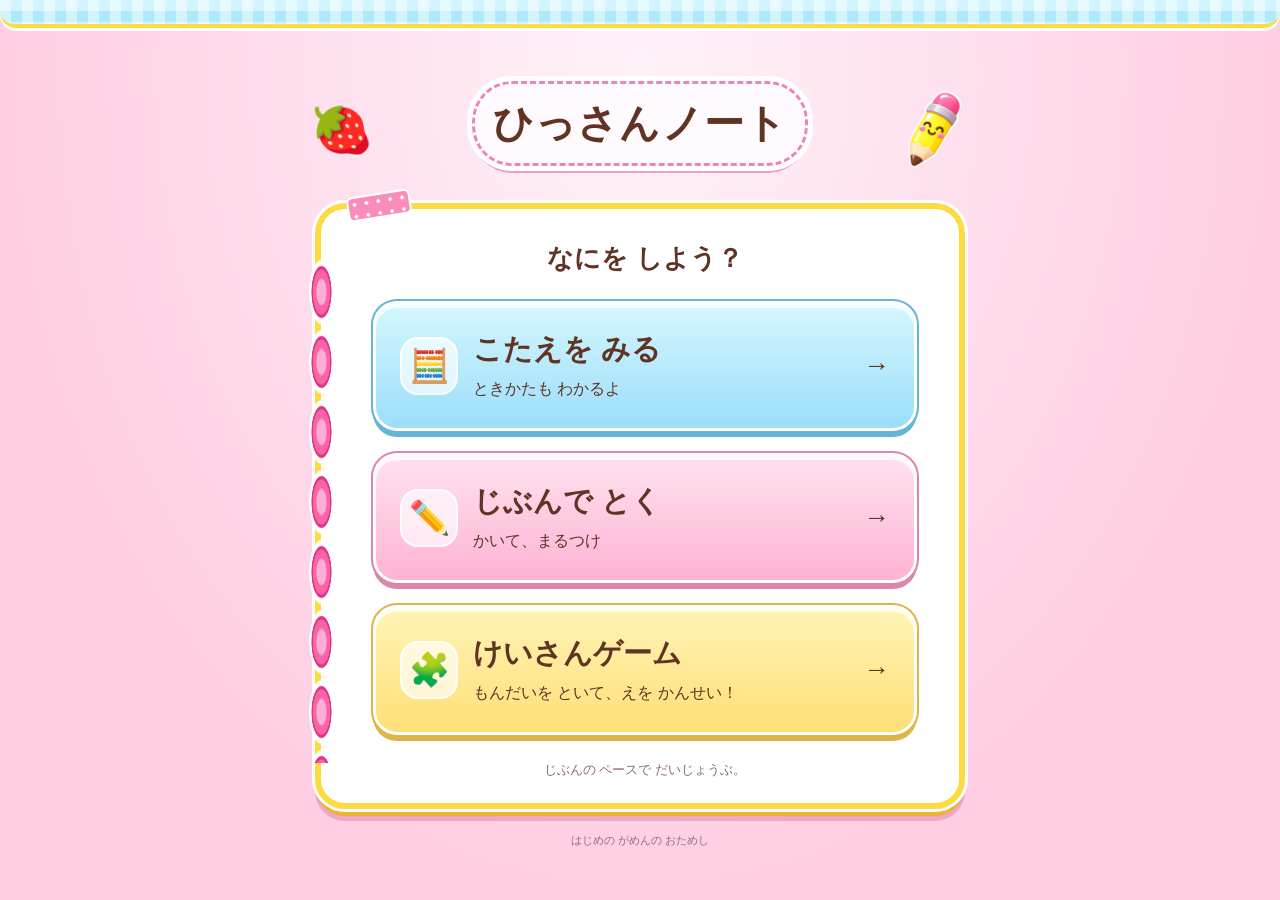
<file: prototypes/home-preview.html>
<!doctype html>
<html lang="ja">
<head>
<meta charset="utf-8">
<meta name="viewport" content="width=device-width,initial-scale=1,viewport-fit=cover">
<meta name="robots" content="noindex">
<title>はじめの がめん | ひっさんノート</title>
<link rel="icon" href="../icon.png">
<link rel="stylesheet" href="home-preview.css?v=1">
</head>
<body>
<main class="home">
  <header class="brand">
    <span class="strawberry" aria-hidden="true">🍓</span>
    <h1>ひっさんノート</h1>
    <img src="../assets/pencil-sticker.png" class="pencil" alt="" width="72" height="108">
  </header>
  <section class="notebook" aria-labelledby="welcome">
    <span class="tape" aria-hidden="true"></span>
    <h2 id="welcome">なにを しよう？</h2>
    <nav class="choices" aria-label="つかいかたを えらぶ">
      <a class="choice answer" href="../index.html?mode=answer&amp;from=home-preview">
        <span class="choice-icon" aria-hidden="true">🧮</span>
        <span class="words"><strong>こたえを みる</strong><span>ときかたも わかるよ</span></span>
        <span class="arrow" aria-hidden="true">→</span>
      </a>
      <a class="choice practice" href="../index.html?mode=practice&amp;from=home-preview">
        <span class="choice-icon" aria-hidden="true">✏️</span>
        <span class="words"><strong>じぶんで とく</strong><span>かいて、まるつけ</span></span>
        <span class="arrow" aria-hidden="true">→</span>
      </a>
      <a class="choice game" href="full-notebook.html?from=home-preview">
        <span class="choice-icon" aria-hidden="true">🧩</span>
        <span class="words"><strong>けいさんゲーム</strong><span>もんだいを といて、<br>えを かんせい！</span><span id="resume-hint" class="resume-hint" hidden>つづきから あそべるよ</span></span>
        <span class="arrow" aria-hidden="true">→</span>
      </a>
    </nav>
    <p class="encouragement">じぶんの ペースで だいじょうぶ。</p>
  </section>
  <p class="preview-label">はじめの がめんの おためし</p>
</main>
<script src="notebook-save.js?v=save2"></script>
<script>
try { if (NotebookSave.read(localStorage).session) document.getElementById('resume-hint').hidden = false; } catch {}
</script>
</body>
</html>
</file>
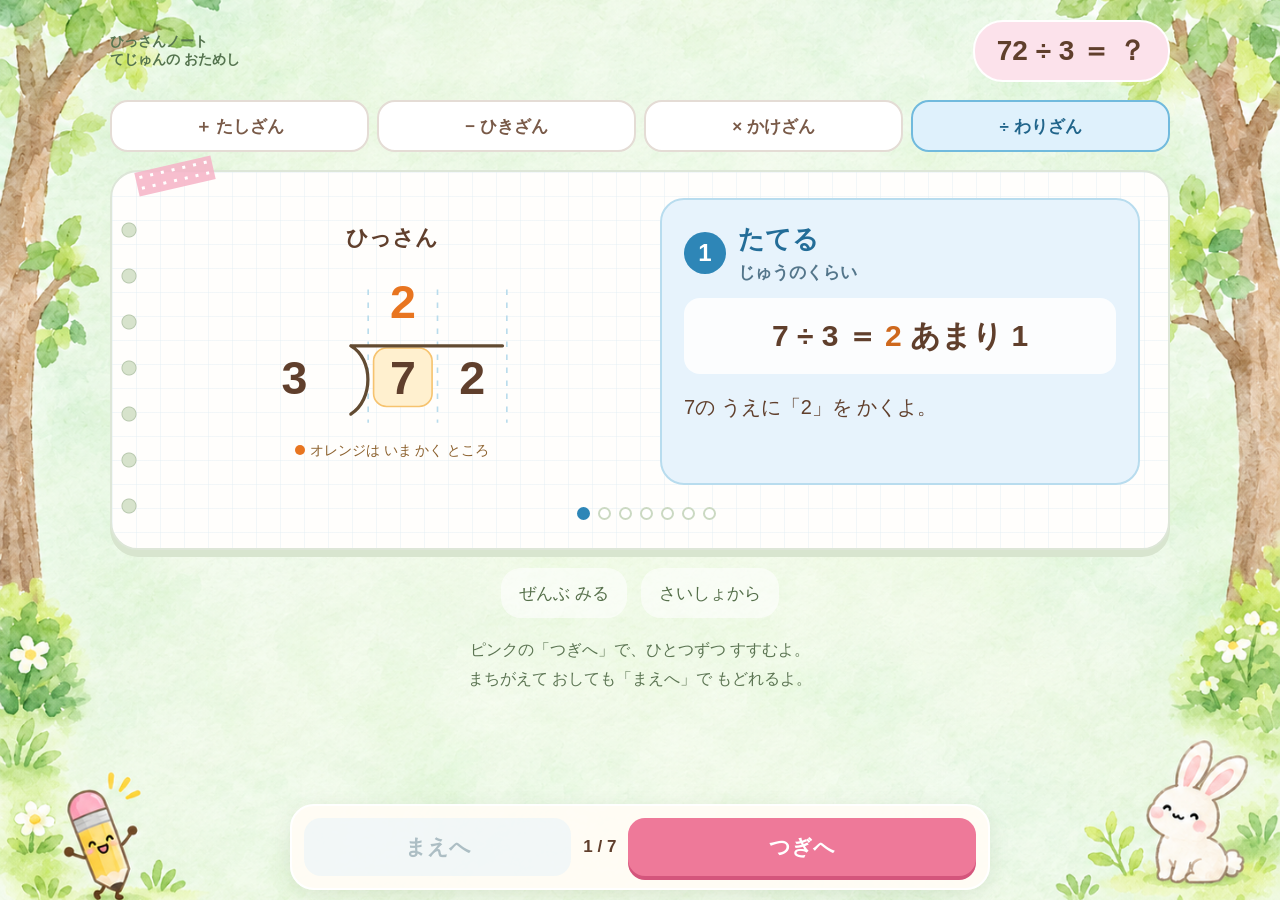
<file: prototypes/step-preview.html>
<!doctype html>
<html lang="ja">
<head>
<meta charset="utf-8">
<meta name="viewport" content="width=device-width,initial-scale=1">
<meta name="robots" content="noindex">
<title>ひっさんノート｜手順を送る試作</title>
<style>
*{box-sizing:border-box}body{margin:0;padding:20px 14px 100px;background:#eff8eb url('../forest-notebook.png') center/cover fixed;color:#603f2c;font-family:'Hiragino Maru Gothic ProN','Hiragino Kaku Gothic ProN',Meiryo,sans-serif}button{font:inherit;cursor:pointer;touch-action:manipulation}button:focus-visible{outline:4px solid #2784b4;outline-offset:3px}.shell{max-width:1060px;margin:auto}.top{display:flex;align-items:center;justify-content:space-between;gap:12px;margin-bottom:18px}.demo{font-size:14px;font-weight:bold;color:#55744f}.equation{margin:0;background:#fce2eb;border:2px solid white;border-radius:30px;padding:10px 22px;font-weight:bold;font-size:clamp(20px,3vw,28px)}.tabs{display:flex;gap:8px;flex-wrap:wrap;margin-bottom:18px}.tabs button{flex:1;min-width:70px;padding:11px 12px;border-radius:18px;border:2px solid #e4dcd5;background:#fff;color:#795a48;font-weight:bold;font-size:17px}.tabs button[aria-pressed=true]{background:#dff1fc;border-color:#71badd;color:#21658b}.paper{background-color:#fffefc;background-image:linear-gradient(#dfedf366 1px,transparent 1px),linear-gradient(90deg,#dfedf366 1px,transparent 1px);background-size:24px 24px;border:2px solid #dde6d8;border-radius:28px;box-shadow:0 7px #d8e5cf;position:relative;padding:26px 28px 28px 40px}.paper:before{content:'';position:absolute;left:9px;top:35px;bottom:30px;width:16px;background:radial-gradient(circle,#d7e3cc 0 6px,#b9c9af 7px,transparent 8px) 0 0/16px 46px}.paper:after{content:'';position:absolute;top:-8px;left:24px;width:78px;height:24px;transform:rotate(-13deg);background:radial-gradient(white 1.5px,transparent 2px) 0 0/11px 11px,#f6b5c8dd}.layout{display:grid;grid-template-columns:minmax(0,1fr) minmax(0,1fr);gap:28px;align-items:center}.drawing{min-width:0}.section-title{text-align:center;font-size:22px;margin:0 0 4px}.drawing svg{display:block;width:100%;max-width:390px;margin:auto;height:auto}.drawing text{font-family:inherit;text-anchor:middle;fill:#603f2c;font-weight:600}.drawing .digit{font-size:43px}.drawing .small{font-size:23px}.drawing .fresh{fill:#e87520;font-weight:900}.drawing .used{fill:#4f975d}.stroke{stroke:#624b32;stroke-width:3;fill:none;stroke-linecap:round;stroke-linejoin:round}.fresh-line{stroke:#e87520}.guide{stroke:#b9dcec;stroke-width:1.5;stroke-dasharray:5 7}.highlight{fill:#fff0cf;stroke:#f6c36f;stroke-width:1.5}.lesson{border:2px solid #b8dcee;border-radius:24px;background:#e7f3fc;padding:22px;min-height:235px}.lesson-head{display:flex;align-items:center;gap:12px;margin-bottom:14px}.badge{display:flex;align-items:center;justify-content:center;border-radius:50%;background:#2e86b7;color:white;min-width:42px;height:42px;font-size:24px;font-weight:bold}.lesson h2{margin:0;font-size:26px;color:#236d98}.place{font-size:15px;font-weight:bold;color:#54768b;margin-top:4px}.math{background:#ffffffdc;border-radius:16px;padding:14px 10px;text-align:center;font-size:clamp(22px,3vw,30px);font-weight:bold;line-height:1.6;min-height:68px}.math strong{color:#ce681d}.explain{font-size:19px;line-height:1.9;margin:15px 0 0;min-height:72px}.legend{text-align:center;font-size:14px;color:#8c612e;margin:6px 0 0}.legend span{display:inline-block;width:10px;height:10px;border-radius:50%;background:#e87520;margin-right:5px}.progress{display:flex;gap:8px;justify-content:center;flex-wrap:wrap;margin:22px 0 0}.progress button{width:30px;height:30px;padding:0;border:2px solid #d7e0cf;border-radius:50%;background:#fff;color:#6b795f;font-size:14px;font-weight:bold}.progress button.past{background:#e5f0df}.progress button.current{background:#2e86b7;border-color:#2e86b7;color:#fff}.controls{position:sticky;bottom:12px;margin:20px auto 0;max-width:700px;border:2px solid white;border-radius:24px;background:#fffcf5f5;box-shadow:0 5px 20px #45653520;padding:12px;display:grid;grid-template-columns:1fr auto 1.3fr;gap:12px;align-items:center}.controls button{border:0;border-radius:17px;padding:14px 12px;font-size:21px;font-weight:bold;min-height:54px}.prev{background:#dff1fc;color:#32627d}.next{background:#ee7999;color:white;box-shadow:0 4px #d4557c}.controls button:disabled{opacity:.4;cursor:default;box-shadow:none}.counter{font-size:17px;font-weight:bold;white-space:nowrap}.extras{display:flex;gap:14px;justify-content:center;margin:18px 0}.extras button{border:0;background:#fff9;border-radius:20px;padding:10px 16px;color:#556f4a;font-size:16px;min-height:44px}.note{font-size:14px;text-align:center;line-height:1.8;color:#5c7553;margin:16px auto 0;max-width:650px}.all-mode .lesson{background:#fff0f4;border-color:#efc4d0}.all-mode .badge{background:#ce597a}.all-mode .lesson h2{color:#ac4967}@media(max-width:740px){body{padding:14px 10px 90px}.top{align-items:center}.equation{font-size:21px;padding:8px 14px}.demo{max-width:90px;line-height:1.6;font-size:13px}.tabs button{font-size:15px;padding:9px 7px}.paper{padding:24px 15px 20px 28px}.layout{grid-template-columns:1fr;gap:10px}.drawing svg{max-width:290px}.section-title{font-size:20px}.lesson{padding:15px;min-height:0}.lesson h2{font-size:24px}.math{font-size:23px;min-height:0;padding:10px}.explain{font-size:18px;min-height:0;margin-top:10px}.lesson-head{margin-bottom:10px}.progress{margin-top:16px}.controls{bottom:8px;padding:10px;gap:8px;margin-top:16px}.controls button{font-size:19px}.counter{font-size:15px}.legend{font-size:13px}.note{font-size:13px}}@media(prefers-reduced-motion:no-preference){.lesson{animation:appear .2s ease}@keyframes appear{from{opacity:.5;transform:translateY(5px)}to{opacity:1;transform:none}}}

.tabs button{min-height:52px}.place{font-size:17px}.controls{position:fixed;bottom:max(10px,env(safe-area-inset-bottom));left:50%;transform:translateX(-50%);width:calc(100% - 20px);z-index:10}.controls button{min-height:58px}.progress span{width:13px;height:13px;border:2px solid #cbd9c2;border-radius:50%;background:white}.progress span.past{background:#b9d8a9}.progress span.current{background:#2e86b7;border-color:#2e86b7}.extras button{min-height:50px;padding:12px 18px;font-size:17px}.note{font-size:16px}.explain{font-size:20px;line-height:1.8}
@media(max-width:740px){.drawing svg{max-width:260px}.lesson{padding:14px}.explain{font-size:19px}.tabs{gap:6px}.tabs button{font-size:14px;min-width:70px}.counter{font-size:16px}.controls button{font-size:20px}}

@media(max-width:740px){.top{margin-bottom:10px}.tabs{margin-bottom:12px}.paper{padding-top:18px;padding-bottom:18px}.section-title,.legend{display:none}.drawing svg{max-width:260px}.progress{margin-top:12px}}
</style>
</head>
<body>
<main class="shell">
<header class="top"><span class="demo">ひっさんノート<br>てじゅんの おためし</span><p class="equation" id="equation"></p></header>
<nav class="tabs" aria-label="ためす けいさん"><button data-op="add">＋ たしざん</button><button data-op="sub">− ひきざん</button><button data-op="mul">× かけざん</button><button data-op="div" aria-pressed="true">÷ わりざん</button></nav>
<section class="paper" id="paper"><div class="layout"><div class="drawing"><h1 class="section-title">ひっさん</h1><div id="drawing"></div><p class="legend"><span></span>オレンジは いま かく ところ</p></div><div id="lesson" aria-live="polite" aria-atomic="true"></div></div><div class="progress" id="progress" aria-hidden="true"></div></section>
<div class="controls"><button class="prev" id="prev">まえへ</button><span class="counter" id="counter"></span><button class="next" id="next">つぎへ</button></div>
<div class="extras"><button id="all">ぜんぶ みる</button><button id="restart">さいしょから</button></div>
<p class="note">ピンクの「つぎへ」で、ひとつずつ すすむよ。<br>まちがえて おしても「まえへ」で もどれるよ。</p>
</main>
<script>
const samples={
 div:{eq:'72 ÷ 3',answer:'24',steps:[
 ['たてる','じゅうのくらい','7 ÷ 3 ＝ <strong>2</strong> あまり 1','7の うえに「2」を かくよ。'],
 ['かける','じゅうのくらい','3 × 2 ＝ <strong>6</strong>','7の したに「6」を かくよ。'],
 ['ひく','じゅうのくらい','7 − 6 ＝ <strong>1</strong>','せんを ひいて、のこりの「1」を かくよ。'],
 ['おろす','いちのくらい','1 と 2 で <strong>12</strong>','つぎの「2」を おろすと、12に なるよ。'],
 ['たてる','いちのくらい','12 ÷ 3 ＝ <strong>4</strong>','2の うえに「4」を かくよ。'],
 ['かける','いちのくらい','3 × 4 ＝ <strong>12</strong>','12の したに「12」を かくよ。'],
 ['ひく・できあがり','いちのくらい','12 − 12 ＝ <strong>0</strong>','あまりは 0。こたえは「24」だね！']
 ]},
 add:{eq:'27 ＋ 15',answer:'42',steps:[
 ['たす','いちのくらい','7 ＋ 5 ＝ <strong>12</strong>','まずは みぎの くらいから たすよ。'],
 ['かく・くりあげる','いちのくらい','12 は <strong>10 と 2</strong>','「2」を かいて、1を じゅうのくらいへ くりあげるよ。'],
 ['たす','じゅうのくらい','2 ＋ 1 ＋ 1 ＝ <strong>4</strong>','くりあがりの 1も わすれずに たそう。'],
 ['かく・できあがり','じゅうのくらい','こたえは <strong>42</strong>','「4」を かいて、できあがり！']
 ]},
 sub:{eq:'52 − 28',answer:'24',steps:[
 ['くらべる','いちのくらい','<strong>2</strong> から 8 は ひけない','じゅうのくらいから 1を かりよう。'],
 ['くりさげる','じゅう → いち','5 は 4 に、2 は <strong>12</strong> に','かりた 10を、いちのくらいへ うつすよ。'],
 ['ひく','いちのくらい','12 − 8 ＝ <strong>4</strong>','みぎに「4」を かくよ。'],
 ['ひく・できあがり','じゅうのくらい','4 − 2 ＝ <strong>2</strong>','ひだりに「2」を かくと、こたえは 24！']
 ]},
 mul:{eq:'23 × 14',answer:'322',steps:[
 ['かける','いちのくらい','3 × 4 ＝ <strong>12</strong>','「2」を かいて、1を くりあげるよ。'],
 ['かける','じゅうのくらい','2 × 4 ＋ 1 ＝ <strong>9</strong>','「9」を かくと、はじめの だんは 92だよ。'],
 ['かける','つぎの だん','3 × 1 ＝ <strong>3</strong>','つぎの だんは、ひとつ ひだりから かくよ。'],
 ['かける','つぎの だん','2 × 1 ＝ <strong>2</strong>','「2」を かくよ。この だんは 230を あらわすよ。'],
 ['たす','いちのくらい','2 ＋ 0 ＝ <strong>2</strong>','せんを ひいて、みぎから たしていこう。'],
 ['たす','じゅうのくらい','9 ＋ 3 ＝ <strong>12</strong>','「2」を かいて、1を くりあげるよ。'],
 ['たす・できあがり','ひゃくのくらい','2 ＋ 1 ＝ <strong>3</strong>','「3」を かいて、こたえは 322！']
 ]}
};
let op='div',step=0,all=false;
const el=id=>document.getElementById(id);
function digit(value,x,y,from=1,active=from,cls='digit',until=99){return {value,x,y,from,active,cls,until};}
function shape(){
 if(op==='div')return {digits:[digit('3',90,126,1,-1),digit('7',190,126,1,-1),digit('2',254,126,1,-1),digit('2',190,56,1,1),digit('4',254,56,5,5),digit('6',190,184,2,2),digit('1',190,246,3,3),digit('2',254,246,4,4),digit('1',190,302,6,6),digit('2',254,302,6,6),digit('0',254,360,7,7)],lines:[[162,206,216,206,3],[162,320,280,320,7]],base:'<path class="stroke" d="M142 82 C163 94 163 132 142 145 M142 82 H282"/>',guides:[158,222,286],focus:{1:[190,126],2:[90,126],3:[190,126],4:[254,126],5:[254,246],6:[90,126]}};
 if(op==='add')return {digits:[digit('2',190,130,1,-1),digit('7',254,130,1,-1),digit('＋',112,198,1,-1),digit('1',190,198,1,-1),digit('5',254,198,1,-1),digit('1',190,66,2,2,'small'),digit('2',254,288,2,2),digit('4',190,288,4,4)],lines:[[147,220,282,220,1]],guides:[158,222,286],focus:{1:[254,130],3:[190,130]}};
 if(op==='sub')return {digits:[digit('5',190,130,1,-1),digit('2',254,130,1,-1),digit('−',112,198,1,-1),digit('2',190,198,1,-1),digit('8',254,198,1,-1),digit('4',190,67,2,2,'small'),digit('12',254,67,2,2,'small'),digit('4',254,288,3,3),digit('2',190,288,4,4)],lines:[[147,220,282,220,1],[176,115,204,138,2],[240,115,268,138,2]],guides:[158,222,286],focus:{1:[254,130],3:[254,67],4:[190,67]}};
 return {digits:[digit('2',190,78,1,-1),digit('3',254,78,1,-1),digit('×',74,136,1,-1),digit('1',190,136,1,-1),digit('4',254,136,1,-1),digit('1',190,194,1,1,'small',1),digit('2',254,211,1,1),digit('9',190,211,2,2),digit('3',190,268,3,3),digit('2',126,268,4,4),digit('2',254,346,5,5),digit('2',190,346,6,6),digit('1',126,302,6,6,'small',6),digit('3',126,346,7,7)],lines:[[100,157,282,157,1],[100,288,282,288,5]],guides:[94,158,222,286],focus:{1:[254,78],2:[190,78],3:[190,136],4:[190,78],5:[254,211],6:[190,211],7:[126,268]}};
}
function drawing(){const s=shape(),at=all?99:step+1;const heights={div:[165,205,265,265,265,320,390],add:[225,315,315,315],sub:[225,225,315,315],mul:[235,235,285,285,370,370,390]};const height=all?390:heights[op][step];let out='<svg viewBox="0 0 360 '+height+'" role="img" aria-label="'+samples[op].eq+' の ひっさん、'+(all?'ぜんぶ':`てじゅん${at}`)+'">';
 for(const x of s.guides)out+=`<line class="guide" x1="${x}" x2="${x}" y1="30" y2="${height-12}"/>`;
 if(!all&&s.focus[at]){const [x,y]=s.focus[at];out+=`<rect class="highlight" x="${x-27}" y="${y-42}" width="54" height="54" rx="12"/>`;}
 out+=s.base||'';
 for(const [x1,y1,x2,y2,from]of s.lines)if(at>=from)out+=`<line class="stroke ${!all&&at===from?'fresh-line':''}" x1="${x1}" y1="${y1}" x2="${x2}" y2="${y2}"/>`;
 for(const d of s.digits)if(at>=d.from&&(all?d.until===99:at<=d.until))out+=`<text class="${d.cls} ${!all&&at===d.active?'fresh':''}" x="${d.x}" y="${d.y}">${d.value}</text>`;
 if(op==='div'&&!all&&at===4)out+='<path d="M274 143 V207 l-7 -8 M274 207 l7 -8" fill="none" stroke="#e87520" stroke-width="3" stroke-linecap="round"/>';
 return out+'</svg>';}
function render(){const s=samples[op],last=step===s.steps.length-1,current=s.steps[step];
 el('equation').textContent=s.eq+' ＝ '+(all||last?s.answer:'？');
 el('drawing').innerHTML=drawing();el('paper').classList.toggle('all-mode',all);
 el('lesson').innerHTML=all?`<section class="lesson"><div class="lesson-head"><span class="badge">✓</span><div><h2>できあがり</h2><div class="place">けいさんの まとめ</div></div></div><div class="math">${s.eq} ＝ <strong>${s.answer}</strong></div><p class="explain">ぜんぶの ひっさんだよ。<br>「ひとつずつ みる」で、つづきから みられるよ。</p></section>`:`<section class="lesson"><div class="lesson-head"><span class="badge">${step+1}</span><div><h2>${current[0]}</h2><div class="place">${current[1]}</div></div></div><div class="math">${current[2]}</div><p class="explain">${current[3]}</p></section>`;
 el('counter').textContent=all?'まとめ':`${step+1} / ${s.steps.length}`;
 el('prev').disabled=all||step===0;el('next').disabled=all;el('next').textContent=last?'もういちど':'つぎへ';
 el('all').textContent=all?'ひとつずつ みる':'ぜんぶ みる';
 el('progress').innerHTML=s.steps.map((_,i)=>`<span class="${!all&&i===step?'current':i<step?'past':''}"></span>`).join('');
 for(const b of document.querySelectorAll('[data-op]'))b.setAttribute('aria-pressed',String(b.dataset.op===op));}
el('prev').onclick=()=>{if(!all&&step>0){step--;render();}};el('next').onclick=()=>{if(!all){step=step===samples[op].steps.length-1?0:step+1;render();}};
el('all').onclick=()=>{all=!all;render();};el('restart').onclick=()=>{step=0;all=false;render();};

for(const b of document.querySelectorAll('[data-op]'))b.onclick=()=>{op=b.dataset.op;step=0;all=false;render();};
render();
</script>
</body>
</html>
</file>
<file: home.css>
*{box-sizing:border-box}
:root{color-scheme:light;font-family:'Hiragino Maru Gothic ProN','Hiragino Sans',Meiryo,sans-serif;color:#603323}
body{margin:0;min-height:100vh;min-height:100svh;padding:34px 18px 18px;background:radial-gradient(ellipse at 50% 8%,#fff2f8,transparent 70%),#ffcee3}
body::before{content:'';position:absolute;inset:0 0 auto;height:24px;border-bottom:4px solid #ffdb44;border-radius:0 0 16px 16px;background-color:#adeaff;background-image:linear-gradient(90deg,#ffffff77 50%,transparent 50%),linear-gradient(#ffffff77 50%,transparent 50%);background-size:22px 22px;box-shadow:0 3px 0 white}
.home{width:100%;max-width:650px;margin:auto}
.brand{position:relative;display:flex;justify-content:center;align-items:center;min-height:90px;margin:8px 0 28px;padding:0 24px}
h1{position:relative;z-index:1;font-size:clamp(26px,5vw,40px);font-weight:900;letter-spacing:.03em;margin:0;padding:12px 18px;background:#fffafd;border:3px dashed #ed85b2;outline:5px solid white;border-radius:40px;box-shadow:0 7px 0 #eaa3c4;text-align:center;white-space:nowrap}
.strawberry{position:absolute;left:-5px;top:22px;font-size:42px;transform:rotate(-12deg)}
.pencil{position:absolute;right:-1px;top:4px;width:52px;height:78px;object-fit:contain;transform:rotate(8deg)}
.notebook{position:relative;background:white;border:6px solid #ffdb42;outline:3px solid white;border-radius:30px;padding:28px 23px 18px;box-shadow:0 7px 0 #edb236,0 12px 0 #efa7c5}
.tape{position:absolute;top:-16px;left:26px;width:64px;height:25px;border:2px solid white;border-radius:6px;background:radial-gradient(white 1.5px,transparent 2px) 0 0/12px 12px,#f98cba;transform:rotate(-9deg)}
h2{font-size:23px;text-align:center;margin:0 0 22px;font-weight:900}
.choices{display:grid;gap:18px}
.choice{display:flex;align-items:center;gap:15px;min-height:114px;padding:16px 18px;border:3px solid white;outline:2px solid var(--edge);border-radius:24px;background:linear-gradient(var(--top),var(--bottom));box-shadow:inset 0 4px 0 #ffffffbb,0 6px 0 var(--edge);color:#603323;text-decoration:none;touch-action:manipulation}
.answer{--top:#d5f7ff;--bottom:#9bdefa;--edge:#64b5d6}
.practice{--top:#ffe2ef;--bottom:#ffb3d3;--edge:#dc86ad}
.game{--top:#fff4b6;--bottom:#ffdf77;--edge:#ddb548}
.choice-icon{display:grid;place-items:center;flex:none;width:58px;height:58px;border:2px solid #ffffffcc;border-radius:18px;background:#ffffffa6;font-size:33px}
.words{flex:1;min-width:0}.words strong{display:block;font-size:25px;font-weight:900;line-height:1.4;white-space:nowrap}.words>span{display:block;margin-top:5px;font-size:14px;line-height:1.7}
.arrow{font-size:26px;font-weight:900}.choice:focus-visible{outline:4px solid #236dad;outline-offset:5px}.choice:active{transform:translateY(3px);box-shadow:0 3px 0 var(--edge)}
.encouragement{margin:26px 0 0;text-align:center;font-size:13px;color:#8c6874}.words .resume-hint{font-size:12px;font-weight:800;background:#ffffffb8;border-radius:12px;padding:3px 9px;width:fit-content}
#feedback-settings{display:block;margin:18px auto 0}
#feedback-settings,#feedback-dialog button,#feedback-dialog a{min-height:48px;border:1px solid #cc8aaa;border-radius:12px;padding:8px 14px;background:#fff5fa;color:inherit;font:inherit;font-weight:700;cursor:pointer;touch-action:manipulation}
#feedback-dialog{width:min(calc(100% - 24px),30rem);max-height:calc(100svh - 24px);padding:20px;border:4px solid #ffdb42;border-radius:22px;color:#603323;background:white;line-height:1.65}
#feedback-dialog::backdrop{background:#483b4c88}
#feedback-dialog h2{margin:0;text-align:left}
#feedback-dialog a{display:inline-flex;align-items:center}
#feedback-dialog form[method=dialog]{margin-top:14px}
#feedback-settings:focus-visible,#feedback-dialog :is(a,button):focus-visible{outline:3px solid #236dad;outline-offset:3px}
[hidden]{display:none!important}
@media(min-width:701px){body{display:grid;align-content:center;padding-top:50px;padding-bottom:32px}.brand{margin-bottom:34px}.notebook{padding:32px 42px 24px}h2{font-size:26px;margin-bottom:25px}.choice{min-height:130px;padding:18px 24px}.words strong{font-size:29px}.words>span{font-size:16px}.game br{display:none}.pencil{width:64px;height:96px}.strawberry{font-size:50px}.choices{gap:22px}}
@media(max-width:400px){body{padding:28px 12px 16px}.brand{min-height:72px;margin-bottom:19px;padding:0 25px}h1{font-size:26px;padding:10px 13px}.strawberry{font-size:28px;left:-2px}.pencil{width:37px;height:56px;right:-4px;top:14px}.notebook{padding:24px 15px 16px;border-width:5px}h2{font-size:21px;margin-bottom:18px}.choice{gap:10px;padding:14px 10px;min-height:108px;border-radius:21px}.choice-icon{width:45px;height:50px;font-size:27px;border-radius:14px}.words strong{font-size:21px}.words>span{font-size:12px}.arrow{font-size:22px}.choices{gap:17px}.encouragement{font-size:11px;margin-top:24px}}

@media (max-height:710px) {
  body { padding-top:max(22px,env(safe-area-inset-top)); padding-bottom:max(12px,env(safe-area-inset-bottom)); }
  body::before { height:12px; }
  .brand { min-height:60px; margin:4px 0 16px; }
  .brand h1 { padding-block:7px; }
  .notebook { padding-block:16px 12px; }
  .notebook h2 { margin-bottom:10px; font-size:21px; }
  .choices { gap:12px; }
  .choice { min-height:78px; padding-block:8px; }
  .choice-icon { height:46px; width:46px; font-size:26px; }
  .game br, .encouragement { display:none; }
}
@media (min-width:620px) and (orientation:landscape) and (max-height:530px) {
  .home { max-width:850px; }
  .choices { grid-template-columns:repeat(3,minmax(0,1fr)); }
  .choice { flex-direction:column; text-align:center; min-height:120px; gap:5px; padding:8px 4px; }
  .words strong { font-size:clamp(15px,2.6vw,24px); }
  .words > span { font-size:12px; }
  .words .resume-hint { margin-inline:auto; }
  .choice .arrow { display:none; }
}
</file>
<file: pop-theme.css>
/* A案：ぷっくりシール。計算の配置と操作は維持し、両画面の外観を揃える。 */
body,body.answer-mode{
  --color-main:#D51A75;--color-text:#603323;--paper:#FFFFFF;
  background-color:#FFCCE3;
  background-image:radial-gradient(ellipse at 50% 8%,#FFF0F6 0%,transparent 65%),radial-gradient(ellipse at 10% 85%,#FFABD2 0%,transparent 48%),repeating-linear-gradient(135deg,#FFFFFF15 0 30px,transparent 30px 60px);
  background-size:auto;background-attachment:fixed;color:var(--color-text);
}
body{padding-top:max(46px,env(safe-area-inset-top));}
body::before{content:'';position:fixed;inset:0 0 auto;height:28px;z-index:0;pointer-events:none;background-color:#AEEBFF;background-image:linear-gradient(90deg,#FFFFFF70 50%,transparent 50%),linear-gradient(#FFFFFF70 50%,transparent 50%);background-size:24px 24px;border-bottom:4px solid #FFDA42;border-radius:0 0 15px 15px;box-shadow:0 3px 0 #FFFFFFCC;}
body.answer-mode{padding-top:max(18px,env(safe-area-inset-top));}
body.answer-mode::before{height:8px;background-size:16px 16px;border-bottom-width:3px;}
#app{z-index:1;}
.brand{position:relative;padding:0 80px;margin:12px auto 22px;}
.brand h1{display:table;position:relative;margin:0 auto 12px;padding:8px 24px;background:#FFFDFE;border:3px dashed #F469A7;outline:5px solid #FFF;border-radius:44px;box-shadow:0 8px 0 #EBA2C4,0 12px 20px #D6518A20;color:#603323;font-weight:900;letter-spacing:.025em;font-size:clamp(30px,4.4vw,52px);}
.brand .pencil-icon{display:none;}
.brand p{font-weight:900;color:#603323;}
.theme-sticker{position:absolute;pointer-events:none;user-select:none;line-height:1;filter:drop-shadow(2px 0 0 #FFF) drop-shadow(-2px 0 0 #FFF) drop-shadow(0 2px 0 #FFF) drop-shadow(0 -2px 0 #FFF) drop-shadow(0 5px 1px #D8649940);}
.sticker-strawberry{left:24px;top:4px;font-size:70px;transform:rotate(-13deg);}
.sticker-bow{right:24px;top:3px;font-size:78px;transform:rotate(12deg);}
.sticker-pencil{position:absolute;right:12px;top:146px;width:110px;height:165px;object-fit:contain;pointer-events:none;user-select:none;z-index:2;}
.notebook{border:6px solid #FFDA3B;outline:3px solid #FFF;border-radius:32px;background-color:#FFF;background-image:linear-gradient(#C4E9F566 1px,transparent 1px),linear-gradient(90deg,#C4E9F566 1px,transparent 1px);background-size:24px 24px;box-shadow:inset 0 0 0 2px #FFF,0 7px 0 #EDAF36,0 13px 0 #ECA0BF66,0 18px 28px #CD568B18;}
.notebook::before{content:none;}
.notebook::after{left:26px;top:-15px;width:72px;height:25px;border:2px solid #FFF;border-radius:7px;background:radial-gradient(#FFF 1.5px,transparent 2px) 0 0/12px 12px,linear-gradient(#FFA1CB,#F667A9);box-shadow:0 3px 0 #EB83B1;}
.card.notebook{padding-left:36px;padding-right:36px;}
.number-field label{font-weight:900;}
.num-box{border:4px solid #F763A6;border-radius:25px;background:linear-gradient(#FFF 0 74%,#FFF1F7);box-shadow:inset 0 3px 0 #FFF,0 5px 0 #DA4D8F,0 8px 0 #FFC8DF;}
.num-box.active{background:linear-gradient(#FFFED4,#FFF7A1);border-color:#EDBD08;box-shadow:inset 0 3px 0 #FFF9CD,0 5px 0 #D6A800,0 8px 0 #FFE884;}
#current-op{color:#603323 !important;}
.op-btn{position:relative;border:3px solid #FFF;background:linear-gradient(#FFB9DB 0%,#FC77B3 55%,#F4479A 100%);color:#7B2353;box-shadow:inset 0 3px 0 #FFE9F4,0 4px 0 #CE4387,0 6px 0 #FFE7F2;}
.op-btn.active{border-color:#FFF;color:#FFF;background:linear-gradient(#7CDFFF,#27B9EF 55%,#1399DD);box-shadow:inset 0 3px 0 #D5F7FF,0 4px 0 #167AAF,0 6px 0 #D8F5FF;}
.key{position:relative;color:#603323;border:2px solid #E0DCE0;background:linear-gradient(#FFF,#FFF 75%,#F0F0F6);box-shadow:inset 0 3px 0 #FFF,0 5px 0 #C7C2CC,0 7px 0 #F4EFF6;}
.key:nth-child(even):not(.key-del):not(.key-clr){background:linear-gradient(#FFDEEE,#FFB5D6);border-color:#EF92BA;box-shadow:inset 0 3px 0 #FFF1F8,0 5px 0 #D77DAB,0 7px 0 #FFE3F0;}
.key::before,.op-btn::before{content:'';position:absolute;top:5px;left:10px;width:30%;height:6px;border-radius:100%;background:#FFFFFFB3;pointer-events:none;transform:rotate(-10deg);}
.key-del{background:linear-gradient(#DAF6FF,#9DDFFC);border-color:#7EC8EB;color:#255E79;box-shadow:inset 0 3px 0 #F0FBFF,0 5px 0 #6BB4DA,0 7px 0 #D2F2FF;}
.key-clr{background:linear-gradient(#F0E5FF,#DBC0F7);border-color:#C09ADD;color:#69408B;box-shadow:inset 0 3px 0 #FFF5FF,0 5px 0 #AC87CA,0 7px 0 #F1E4FF;}
.calc-btn,.lesson-next{border:3px solid #FFF;background:linear-gradient(#FF9BCD 0%,#F8409C 48%,#DF1377 100%);color:#FFF;box-shadow:inset 0 4px 0 #FFD7EB,0 5px 0 #B62067,0 8px 0 #F9A9CB;text-shadow:0 2px 0 #A91C6240;}
.calc-btn{border-radius:40px;font-weight:900;}
.key:active,.op-btn:active,.calc-btn:active,.lesson-controls button:not(:disabled):active{transform:translateY(3px);}
.back-btn,.lesson-prev{background:linear-gradient(#D1F4FF,#83D5F7);border:3px solid #FFF;color:#245E7C;box-shadow:inset 0 3px 0 #F7FDFF,0 4px 0 #5DAED6,0 6px 0 #C8F0FF;}
body.answer-mode .back-btn{padding:8px 15px;}
.hdr{border:3px solid #FFF;background:linear-gradient(#FFF9FC,#FFE2EE);box-shadow:0 4px 0 #E79BBB,0 0 0 2px #F5C0D7;}
.panel-title{background:#FFDFEC;border:2px solid #FFF;box-shadow:0 3px 0 #EDABC6;color:#9A3261;}
.hp-grid-wrap{border-right-color:#F0BED5;}
.lesson-explanation{position:relative;background:#FFF9FC;border:3px solid #FFCC46;outline:2px solid #FFF;border-radius:27px;box-shadow:0 5px 0 #F0ABCA,inset 0 0 0 5px #FFE4F0;}
.lesson-heading h2{color:#AA285F;font-weight:900;}
.lesson-heading p{color:#8A526B;}
.lesson-badge{background:linear-gradient(#FF8DC1,#E42C89);border:2px solid #FFF;box-shadow:0 3px 0 #C74683;}
.lesson-math{background:#FFF;border:2px dashed #F3A2C6;}
.lesson-description{color:#603323;}
.lesson-progress{background:#F8DCE8;border:1px solid #FFF;height:11px;}
.lesson-progress span{background:linear-gradient(90deg,#6BD3F8,#F67CB4);}
.lesson-options button{background:#FFF6FA;border-color:#F0BBD2;color:#8E3B65;box-shadow:0 3px 0 #E6ACC5;}
.lesson-controls{background:linear-gradient(#FFF7FBF5,#FFE2F0F5);border:3px solid #FFF;box-shadow:0 4px 0 #E993BB,0 0 0 2px #F3BBD5;}
.lesson-controls button{border:3px solid #FFF;border-radius:24px;font-weight:900;}
#lesson-count{color:#7B3452;background:#FFF9DE;border:2px solid #F4D178;border-radius:18px;padding:8px 9px;}
.lesson-controls button:disabled{opacity:.45;box-shadow:none;}
.lesson-explanation.is-overview{background:#FFF4D8;border-color:#FFC339;}
.answer-ribbon{background:#FFE3EF;border:3px solid #FFF;box-shadow:0 4px 0 #EEA9C6;}
button:focus-visible,.lesson-board-viewport:focus-visible{outline:4px solid #236DAD;outline-offset:5px;}
@media(max-width:1049px){.sticker-bow{display:none;}.sticker-pencil{top:-10px;right:6px;width:62px;height:94px;}.sticker-strawberry{left:12px;font-size:58px;}}
@media(max-width:700px){
 body{padding-top:max(36px,env(safe-area-inset-top));}.brand{padding:0 40px;margin:8px auto 20px;}.brand h1{font-size:27px;padding:7px 12px;margin-bottom:12px;border-width:2px;outline-width:4px;}.brand p{font-size:17px;}.sticker-strawberry{left:-1px;top:4px;font-size:37px;}.sticker-pencil{right:-2px;top:-5px;width:43px;height:66px;}
 .notebook{border-width:5px;border-radius:28px;}.card.notebook{padding:24px 14px 25px;}.notebook::after{left:22px;width:58px;height:21px;top:-13px;}.number-field label{font-size:13px;}.op-btn{width:56px;height:56px;}.op-group{gap:12px;}.key{border-radius:16px;}.calc-btn{font-size:23px;}.answer-book{padding:24px 14px 22px;}.lesson-explanation{border-radius:23px;}.lesson-heading h2{font-size:22px;}.lesson-controls{padding:9px;gap:7px;}.lesson-controls button{font-size:20px;min-height:58px;}#lesson-count{font-size:14px;padding:7px 6px;}.lesson-math{padding:9px 7px;}
}
@media(prefers-reduced-motion:reduce){button{transition:none;}}
/* 解答のマスを避け、ノートの外縁だけに鉛筆シールを添える。 */
.answer-book::after{left:auto;right:-12px;top:auto;bottom:-28px;width:80px;height:120px;border:0;border-radius:0;background:url('assets/pencil-sticker.png') center/contain no-repeat;box-shadow:none;transform:rotate(4deg);}
@media(max-width:700px){.answer-book::after{right:-10px;bottom:-24px;width:52px;height:78px;}}

/* どちらの電卓からも同じ入口へ戻る。 */
.home-link{align-self:flex-start;display:inline-flex;align-items:center;min-height:48px;padding:0 14px;border:2px solid #72bad9;border-radius:16px;background:#e6f8ff;color:#245e7c;font-weight:900;text-decoration:none}

/* 入口の色とマークを引き継ぎ、入力中の使い方を大きく示す。 */
.brand .mode-heading{white-space:nowrap;font-size:clamp(29px,4.2vw,46px);letter-spacing:0;padding:10px 20px}
#mode-icon{display:inline-block;font-size:.82em;vertical-align:.04em}
body[data-calculator-mode="answer"]:not(.answer-mode){background-color:#ccefff;background-image:radial-gradient(ellipse at 50% 8%,#f4fcff 0%,transparent 65%),radial-gradient(ellipse at 10% 85%,#a5e3ff 0%,transparent 48%),repeating-linear-gradient(135deg,#ffffff22 0 30px,transparent 30px 60px)}
body[data-calculator-mode="answer"] .brand .mode-heading{border-color:#61bce3;box-shadow:0 8px 0 #88c9e6,0 12px 20px #4596be20;color:#245e7c}
body[data-calculator-mode="answer"] .brand .input-subtitle{color:#245e7c}
body[data-calculator-mode="answer"]:not(.answer-mode) .calc-btn{background:linear-gradient(#a8eaff,#38bdec 48%,#148cce);box-shadow:inset 0 4px 0 #e8faff,0 5px 0 #246c9c,0 8px 0 #b7e4f8;text-shadow:0 2px 0 #225d8533}
body[data-calculator-mode="answer"]:not(.answer-mode) .key:nth-child(even):not(.key-del):not(.key-clr){background:linear-gradient(#e2f8ff,#b4e5fa);border-color:#8fcbe6;box-shadow:inset 0 3px 0 #f7fdff,0 5px 0 #7fbbd7,0 7px 0 #d9f2ff}
body[data-calculator-mode="practice"] .brand .mode-heading{color:#963360;border-color:#ed79ae;background:#fff5fa}
body[data-calculator-mode="practice"] .brand .input-subtitle{color:#963360}
@media(max-width:700px){.brand .mode-heading{font-size:27px;padding:10px 12px}.brand .input-subtitle{font-size:15px}}

/* Keep the equation, keypad and next action together on the input screen. */
#input-card[hidden] { display:none; }
body:not(.answer-mode) {
  padding: max(34px, env(safe-area-inset-top)) max(10px, env(safe-area-inset-right))
    max(17px, env(safe-area-inset-bottom)) max(10px, env(safe-area-inset-left));
}
.brand {
  max-width:900px;
  display:grid;
  grid-template-columns:minmax(0, 1fr) auto minmax(0, 1fr);
  align-items:center;
  column-gap:8px;
  margin:0 auto 18px;
  padding:0;
}
.brand .home-link { grid-column:1; justify-self:start; align-self:center; z-index:1; white-space:nowrap; }
.brand .mode-heading { grid-column:2; margin:0; }
.brand .input-subtitle { grid-column:1 / -1; margin-top:12px; }
.brand .sticker-strawberry { display:none; }
.brand .sticker-pencil { right:8px; top:0; width:53px; height:78px; }
#input-card { margin-bottom:0; }
#input-card .op-group { width:100%; max-width:355px; justify-content:space-between; }
#input-card .keypad { grid-template-columns:repeat(5,minmax(0,1fr)); }
#input-card .key { min-width:0; padding-inline:0; }
#input-card .key-del, #input-card .key-clr { margin-top:0; }

@media (max-width:700px) {
  body:not(.answer-mode) { padding-top:max(16px,env(safe-area-inset-top)); }
  body:not(.answer-mode)::before { height:8px; border-bottom-width:2px; }
  .brand { grid-template-columns:auto minmax(0,1fr); margin-bottom:14px; }
  .brand .home-link { font-size:13px; padding-inline:7px; }
  .brand .mode-heading { font-size:clamp(18px,5.5vw,27px); padding:6px 8px; }
  .brand .input-subtitle, .brand .sticker-pencil { display:none; }
  #input-card { padding:14px 12px 15px; gap:11px; }
  #input-card .formula-bar { gap:5px; }
  #input-card .number-field label { margin-bottom:3px; }
  #input-card .num-box { height:clamp(48px,10svh,76px); font-size:clamp(23px,6vw,38px); padding:0; }
  #input-card #current-op { padding-top:19px; }
  #input-card .op-group { gap:5px; }
  #input-card .op-btn { width:clamp(48px,13vw,61px); height:clamp(48px,8.7svh,60px); }
  #input-card .keypad { gap:clamp(5px,1.6vw,9px); }
  #input-card .key { height:clamp(48px,8.8svh,62px); }
  #input-card .calc-btn { height:clamp(56px,9.2svh,66px); }
  #input-card .em { font-size:14px; }
}
@media (min-width:620px) and (orientation:landscape) and (max-height:850px) {
  #input-card { display:grid; grid-template-columns:minmax(0, .85fr) minmax(0,1.15fr); align-items:center; gap:12px 26px; padding:20px 24px; }
  #input-card .formula-bar, #input-card .op-group, #input-card .calc-btn, #input-card .em { grid-column:1; justify-self:center; }
  #input-card .keypad { grid-column:2; grid-row:1 / span 3; }
  #input-card .em { grid-row:4; }
  #input-card .calc-btn { grid-row:3; }
  #input-card .num-box { height:clamp(48px,11svh,100px); }
  #input-card .op-btn { width:clamp(48px,7.5svh,66px); height:clamp(48px,7.5svh,66px); }
  #input-card .key { height:clamp(48px,9svh,74px); }
  #input-card .calc-btn { height:clamp(56px,9svh,70px); }
}
@media (orientation:landscape) and (max-height:500px) {
  body:not(.answer-mode) { padding-top:max(10px,env(safe-area-inset-top)); }
  body:not(.answer-mode)::before { height:6px; border-bottom-width:2px; }
  .brand { margin-bottom:12px; }
  .brand .mode-heading { font-size:22px; padding:5px 12px; }
  .brand .input-subtitle, .brand .sticker-pencil, .brand .sticker-bow { display:none; }
  #input-card { padding-block:12px; row-gap:9px; }
  #input-card .number-field label { margin-bottom:3px; font-size:13px; }
  #input-card #current-op { padding-top:19px; }
}

body.answer-mode {
  --answer-top:max(10px,env(safe-area-inset-top));
  --answer-bottom:max(10px,env(safe-area-inset-bottom));
  padding-top:var(--answer-top);
  padding-bottom:var(--answer-bottom);
}
body.answer-mode #app {
  align-items:stretch;
  gap:8px;
  grid-template-rows:auto minmax(195px,1fr) auto;
  height:calc(100dvh - var(--answer-top) - var(--answer-bottom));
  min-height:335px;
}
body.answer-mode .back-btn { align-self:center; }
body.answer-mode .hdr { min-width:0; display:grid; place-items:center; overflow-wrap:anywhere; font-size:clamp(17px,3vw,28px); text-align:center; }
body.answer-mode .answer-book {
  display:grid;
  grid-template-rows:minmax(0,1fr) auto auto;
  padding:12px 12px 8px;
}
body.answer-mode .answer-book::after { display:none; }
.answer-layout { min-height:0; align-items:stretch; gap:8px; }
.answer-layout > * { min-height:0; padding:0; border:none; }
.answer-layout .steps-wrap { overflow:auto; }
.lesson-board-viewport { height:100%; max-height:none; padding:0; }
.lesson-board { margin-inline:auto; }
.lesson-explanation { padding:8px 11px; border-radius:17px; }
.lesson-heading { margin-bottom:5px; gap:7px; }
.lesson-heading h2 { font-size:clamp(17px,3.6vw,24px); }
.lesson-heading p { font-size:clamp(12px,2.5vw,17px); margin:0; }
.lesson-badge { flex-basis:32px; height:32px; font-size:16px; }
.lesson-math { padding:3px 7px; font-size:clamp(17px,4vw,26px); line-height:1.35; }
.lesson-description { font-size:clamp(14px,3.4vw,19px); line-height:1.45; margin:5px 0 0; }
.lesson-progress { width:100%; margin:4px auto 0; }
.lesson-options { margin-top:3px; gap:7px; }
.lesson-options button { min-height:48px; font-size:14px; padding:4px 12px; }
.lesson-controls {
  position:static;
  transform:none;
  grid-column:1 / -1;
  grid-row:3;
  justify-self:center;
  width:100%;
  padding:4px 7px;
}
.lesson-controls button { min-height:56px; font-size:18px; }
@media (max-width:759px) {
  .answer-layout { grid-template-rows:minmax(72px,1fr) auto; }
  .answer-layout .steps-wrap { max-height:40dvh; }
}
@media (min-width:620px) and (max-width:759px) and (orientation:landscape) {
  .answer-layout { grid-template-columns:minmax(0,1fr) minmax(0,1fr); grid-template-rows:minmax(0,1fr); }
  .answer-layout .steps-wrap { max-height:none; }
}
</file>
<file: prototypes/full-notebook.css>
:root{--ink:#4d4c4b;--pink:#c75680;--blue:#397690;--grid:#cbdfe8}*{box-sizing:border-box}body{margin:0;background:#f6f3ed;color:var(--ink);font:600 16px/1.7 'Hiragino Maru Gothic ProN','Hiragino Sans',Meiryo,sans-serif;padding:24px 18px 35px}button,input,select{font:inherit;color:inherit}button,a,input{touch-action:manipulation}button{cursor:pointer;min-height:48px;border:1px solid #d7d5cf;border-radius:12px;padding:10px 16px;background:#fff}button:disabled{opacity:.45;cursor:default}button:focus-visible,a:focus-visible,input:focus-visible,select:focus-visible{outline:3px solid #3b85af;outline-offset:3px}a{color:var(--blue)}.shell{max-width:1120px;margin:auto}header{display:flex;justify-content:space-between;align-items:center;gap:12px;margin-bottom:22px}header a{text-decoration:none;color:#514742;font-size:23px;font-weight:800}header span{font-size:13px;color:#8c8278}.card{background:#fff;border:1px solid #dedbd4;padding:26px;border-radius:12px;box-shadow:0 3px 14px #7362440a}h1{font-size:28px;margin:0 0 8px}h2{font-size:20px;margin:0 0 12px}.sub{font-size:14px;color:#81786e;margin:0}.op-tabs{display:grid;grid-template-columns:repeat(4,1fr);gap:10px;margin:20px 0}.op-tabs button[aria-pressed=true]{background:#fce6ee;border:2px solid #cd7897}.op-tabs b{display:block;font-size:25px;line-height:1.2}.op-tabs span{font-size:14px}.example-row{display:flex;gap:12px;flex-wrap:wrap;align-items:center;margin:18px 0}.example-row select{padding:10px 12px;border:1px solid #d5d2cc;background:white;border-radius:10px;min-height:48px}.primary{background:#d66d93;border:1px solid #c76186;color:white;font-weight:800;min-height:56px}.start{width:100%;font-size:21px;margin-top:18px}.intro-layout{display:grid;grid-template-columns:1fr 300px;gap:28px}.preview-paper{background:white;background-image:linear-gradient(var(--grid) 1px,transparent 1px),linear-gradient(90deg,var(--grid) 1px,transparent 1px);background-size:32px 32px;border:1px solid #bdd2dc;min-height:260px;position:relative;display:grid;place-items:center;color:#9aa5aa}.preview-paper span{background:#ffffffdc;padding:8px 14px;border-radius:8px;font-size:14px}.intro-list{padding-left:1.4em;font-size:16px}.top-row{display:flex;justify-content:space-between;align-items:center;gap:14px;flex-wrap:wrap;margin-bottom:12px}.equation{font-size:clamp(28px,4vw,40px);letter-spacing:.04em;margin:0}.help{padding:12px 16px;background:#eef7fa;border-radius:10px;font-size:14px;margin:12px 0 16px}.help strong{font-size:17px;color:#356b80}.toolbar{display:flex;gap:9px;flex-wrap:wrap;margin:14px 0}.toolbar button{flex:1;font-size:14px;padding:9px 10px;white-space:nowrap}.toolbar button[aria-pressed=true]{background:#e2f0f7;border:2px solid #549bbd}.work-layout{display:grid;grid-template-columns:minmax(0,1fr) 250px;gap:24px;align-items:start}.canvas-wrap{position:relative;width:100%;max-width:576px;margin:0 auto;border:1px solid #acc8d6;background:white;box-shadow:3px 4px 0 #e5e1d8}.canvas-wrap canvas{display:block;width:100%;height:auto;touch-action:none;user-select:none;-webkit-user-select:none;-webkit-touch-callout:none;cursor:crosshair}.paper-grid{background-image:linear-gradient(var(--grid) 1px,transparent 1px),linear-gradient(90deg,var(--grid) 1px,transparent 1px);background-size:calc(100% / 6) calc(100% / var(--rows))}.write-panel{min-width:0}.side-note{padding:18px;background:#faf8f3;border:1px solid #e5e0d6;border-radius:10px;font-size:14px}.side-note h2{font-size:18px}.side-note p{margin:10px 0}.side-note button{width:100%;margin-top:12px}.actions{display:flex;gap:12px;margin:18px 0 10px}.actions button{flex:1;min-height:56px;font-size:18px}.status{border:1px solid #ead7a5;background:#fffae9;padding:16px;border-radius:10px;margin:16px 0;font-size:15px}.status:empty{display:none}.status.good{background:#eef7ed;border-color:#bcdab4}.status h2{font-size:21px}.review-grid{display:grid;grid-template-columns:repeat(6,minmax(0,1fr));position:relative;width:100%;max-width:576px;margin:auto;border:1px solid #acc8d6;aspect-ratio:6 / var(--rows);background:white}.review-cell{position:relative;min-width:0;aspect-ratio:1;border-right:1px solid var(--grid);border-bottom:1px solid var(--grid)}.review-cell input{position:absolute;width:100%;border:0;border-radius:0;background:transparent;min-width:0;text-align:center;padding:0;line-height:1.1;left:0}.review-cell input.main{height:65%;top:33%;font-size:clamp(23px,4vw,37px)}.review-cell input.note{height:30%;top:0;font-size:clamp(13px,2vw,19px);color:#9c6b52}.review-cell.is-issue{background:#fff1ce}.review-cell input:focus{background:#fff4ca;outline:2px solid #c7933a;z-index:3}.review-lines{position:absolute;inset:0;width:100%;height:100%;pointer-events:none;z-index:2}.review-lines line,.review-lines path{stroke:#426d83;stroke-width:2;fill:none}.review-grid.edit-lines input{pointer-events:none}.line-canvas{position:absolute;inset:0;width:100%;height:100%;touch-action:none;z-index:4;display:none}.edit-lines .line-canvas{display:block}.review-label{font-size:14px;font-weight:800;color:#3f758c;margin:18px 0 8px}.review-columns{display:grid;grid-template-columns:minmax(0,1fr) minmax(0,1fr);gap:22px}.review-columns .canvas-wrap{opacity:.9}.review-heading{font-size:18px;margin:0 0 8px}.issue-list{margin:10px 0;padding-left:22px}.issue-list li{margin:7px 0}.grade-controls{position:sticky;bottom:8px;background:#fffffff5;border:1px solid #e1d9cb;padding:12px;border-radius:12px;box-shadow:0 3px 20px #53422915;display:flex;gap:10px;margin-top:20px;z-index:5}.grade-controls button{flex:1;min-height:56px}.reward-image{width:100%;display:block;border-radius:12px}.progress-picture{position:relative;max-width:640px;margin:20px auto;overflow:hidden;border-radius:12px}.progress-picture .mask{position:absolute;background:#f4eddcfa;width:50%;height:50%;display:grid;place-items:center;color:#b6a07e;font-size:26px}.mask:nth-of-type(1){left:0;top:0}.mask:nth-of-type(2){left:0;top:50%}.mask:nth-of-type(3){left:50%;top:0}.mask:nth-of-type(4){left:50%;top:50%}.hint-marker{position:absolute;background:#f8edf5d0;border:1px dashed #c2839b;pointer-events:none}.muted{font-size:12px;color:#928477}.bottom-nav{display:flex;gap:12px;flex-wrap:wrap;margin:15px 0}.bottom-nav button{flex:1}footer{text-align:center;color:#9c8f80;font-size:12px;margin:25px 0}#notice:not(:empty){position:fixed;bottom:20px;left:50%;transform:translateX(-50%);max-width:90vw;padding:14px 18px;border-radius:12px;color:white;background:#5a6b75;z-index:10}[hidden]{display:none!important}
@media(max-width:800px){.work-layout{grid-template-columns:1fr}.side-note{margin-top:0}.side-note h2{font-size:17px}.review-columns .canvas-wrap{max-width:430px}.intro-layout{grid-template-columns:1fr}.preview-paper{display:none}}
@media(max-width:600px){body{padding:16px 10px 25px}.card{padding:17px 12px;border-radius:8px}header{margin:0 3px 15px}header a{font-size:20px}header span{font-size:10px;max-width:76px}h1{font-size:24px}.op-tabs{gap:7px;margin:16px 0}.op-tabs button{padding:10px 1px}.op-tabs span{font-size:12px}.toolbar{gap:7px;display:grid;grid-template-columns:1fr 1fr}.toolbar button{min-height:48px}.equation{font-size:29px}.help{padding:10px 12px;font-size:13px}.help strong{font-size:16px}.top-row button{font-size:13px}.actions button{font-size:16px;padding:10px 5px}.grade-controls{padding:8px;gap:7px}.grade-controls button{font-size:14px;padding:9px 7px}.side-note{padding:14px}.review-cell input.main{font-size:27px}.review-cell input.note{font-size:14px}.example-row{gap:8px}.example-row select{flex:1;min-width:0}}
.review-cell input.main{height:100%;top:0;padding-top:23%}
.review-cell input.note{pointer-events:none}
.review-grid.edit-notes input.main{pointer-events:none;opacity:.18}
.review-grid.edit-notes input.note{pointer-events:auto;z-index:3;height:100%;font-size:28px;background:#fff9e4d9}

@media(max-width:700px){.review-columns{grid-template-columns:1fr}}

/* The printed question stays in place while work and small notes are editable. */
.review-cell.is-given input.main{color:#5b6972;background:#edf2f54d;cursor:default}

/* Keep large worksheets readable; scroll the paper rather than shrinking digits. */
.paper-scroll{min-width:0;max-width:100%;overflow:auto;padding:2px 4px 8px;overscroll-behavior-x:contain}
.paper-scroll:focus-visible{outline:3px solid #3b85af;outline-offset:1px}
.paper-scroll .canvas-wrap,.paper-scroll .review-grid{width:100%;max-width:none;min-width:calc(var(--cols,6) * 48px)}
.paper-grid{background-size:calc(100% / var(--cols,6)) calc(100% / var(--rows))}
.review-grid{grid-template-columns:repeat(var(--cols,6),minmax(0,1fr));aspect-ratio:var(--cols,6) / var(--rows)}
.equation{overflow-wrap:anywhere;min-width:0}
.calculator-notebook{background:#ffe2ee}
.calculator-notebook .primary{background:linear-gradient(#f68aba,#dc327d);border:2px solid white;box-shadow:0 4px 0 #b82768}
.calculator-notebook .card{border:3px solid #ffda42;border-radius:20px}

@media(max-width:600px){.calculator-notebook header{flex-wrap:wrap;gap:4px}.calculator-notebook header span{max-width:none;font-size:12px;width:100%}.grade-controls{flex-wrap:wrap}.grade-controls button{min-width:120px}}

.paper-area{min-width:0}.paper-navigation{display:flex;align-items:center;justify-content:space-between;gap:6px;margin:8px 0}.paper-navigation button{min-width:80px;min-height:48px;padding:8px;font-size:14px}.paper-navigation span{font-size:12px}

.resume-card{padding:18px;margin-bottom:24px;background:#e9f7ff;border:2px solid #8bc8e4;border-radius:16px}.resume-card p{margin:0 0 10px;color:#336d88}.resume-card button{width:100%;font-size:20px}.save-status{padding:12px 16px;font-size:13px;color:#416d60}.save-status.save-failed{color:#814d28;background:#fff0d1;border:2px solid #e5b574;border-radius:12px}
/* The enlarged row uses the same coordinate system as the whole notebook. */
.toolbar .zoom-row{background:#fff2d0;border:2px solid #e8b84d;white-space:normal}
.row-dialog{width:calc(100% - 20px);max-width:960px;max-height:calc(100svh - 24px);padding:20px;border:3px solid #efbc4b;border-radius:20px;color:var(--ink);background:white;overflow:auto}
.row-dialog::backdrop{background:#483b4c88}.row-top{display:flex;align-items:center;justify-content:space-between;gap:12px;margin-bottom:8px}.row-top h2{margin:0;font-size:20px}.row-top button{flex:none;font-size:14px}.row-ink-tools{display:flex;gap:8px;margin:14px 0}.row-ink-tools button{flex:1;min-height:48px;padding:8px;font-size:14px}.row-ink-tools [aria-pressed=true]{border:2px solid #549bbd;background:#e2f0f7}.row-scroll{width:100%;overflow-x:auto;padding:3px 2px 10px}.row-paper{width:100%;min-width:calc(var(--cols) * 144px);background:linear-gradient(#fff5d8 0 30%,white 30%);background-image:linear-gradient(90deg,#cbdfe8 1px,transparent 1px),linear-gradient(#fff5d8 0 30%,white 30%);background-size:calc(100% / var(--cols)) 100%,100% 100%;border:1px solid #acc8d6}.row-paper canvas{display:block;width:100%;height:auto;touch-action:none;user-select:none;-webkit-user-select:none}.row-rule{width:100%;min-height:56px;background:#e7f6ff;border:2px solid #8ac8e2;margin:12px 0}.row-navigation{display:grid;grid-template-columns:1fr auto 1fr;align-items:center;gap:8px}.row-navigation button{min-height:56px;padding:10px 7px}.row-navigation span{font-size:13px;white-space:nowrap}
@media(max-width:600px){.row-dialog{padding:14px 10px}.row-top{flex-wrap:wrap}.row-top h2{font-size:18px}.row-navigation button{font-size:14px}.row-dialog .sub{font-size:13px}}

@media(max-width:600px){.row-ink-tools button{font-size:13px;padding:8px 4px}}

/* Keep the whole worksheet between the top and bottom controls. */
.touch-notebook { position:relative; border:1px solid #b8d5e3; border-radius:10px; overflow:clip; background:#fff; }
.touch-viewport {
  min-width:0;
  overflow:hidden;
  position:relative;
  touch-action:none;
  background:#f1f3f5;
  cursor:crosshair;
}
.touch-stage { position:absolute; left:0; top:0; transform-origin:0 0; background-color:white; pointer-events:none; }
.touch-stage canvas { display:block; width:100%; height:100%; }
.notebook-screen-reader { position:absolute; width:1px; height:1px; padding:0; overflow:hidden; clip-path:inset(50%); white-space:nowrap; }

/* Keep page scrolling available on both sides, including when the paper is zoomed. */
.writing-card{user-select:none;-webkit-user-select:none;-webkit-touch-callout:none}
.touch-paper-frame{height:100%;display:grid;grid-template: minmax(0,1fr) / 48px minmax(0,1fr) 48px}
.touch-page-rail{background:#e6e9ed;touch-action:pan-y;cursor:grab;display:flex;justify-content:center;align-items:center;color:#78838e;user-select:none;-webkit-user-select:none;-webkit-touch-callout:none}
.touch-page-rail:active{cursor:grabbing;background:#dce2e8}
.touch-page-rail span {
  align-self:center;
  pointer-events:none;
  font-size:24px;
  line-height:1;
}


.review-card .help { margin:8px 0 10px; }
.review-card .toolbar { margin:10px 0; }
.review-card .toolbar button { white-space:normal; }
.review-card .toolbar + .sub:empty { display:none; }
.review-card .review-heading { line-height:1.25; }
.review-cell input.is-unclear { background:#fff0bd; color:#744701; font-weight:800; }
@media (min-width:701px) and (max-height:850px) {
  .review-card { padding-top:16px; }
  .review-card .review-columns { gap:14px; }
}

.notebook-writing {
  --notebook-top:max(6px,env(safe-area-inset-top));
  --notebook-bottom:max(6px,env(safe-area-inset-bottom));
  padding:var(--notebook-top) max(6px,env(safe-area-inset-right))
    var(--notebook-bottom) max(6px,env(safe-area-inset-left));
}
.notebook-writing .shell { max-width:1200px; }
.notebook-writing .shell > header, .notebook-writing .shell > footer { display:none; }
.notebook-writing .save-status:not(.save-failed) { padding:0; margin:0; position:absolute; clip-path:inset(50%); }
.notebook-back { background:transparent; border-color:transparent; padding:4px 8px; min-height:44px; font-size:14px; white-space:nowrap; }
.card.notebook-workspace {
  display:grid;
  grid-template-columns:minmax(146px,1fr) minmax(128px,.94fr);
  grid-template-rows:auto minmax(100px,1fr) auto auto;
  grid-template-areas:"head head" "paper paper" "tools reading" "clear reading";
  gap:4px 7px;
  height:calc(100svh - var(--notebook-top) - var(--notebook-bottom));
  height:calc(100dvh - var(--notebook-top) - var(--notebook-bottom));
  min-height:310px;
  padding:5px 6px;
  border:2px solid #efcc47;
  border-radius:17px;
  background:#fff;
}
.ink-toolbar {
  display:grid;
  grid-template-columns:repeat(6,minmax(0,1fr));
  gap:clamp(2px,1vw,10px);
  max-width:650px;
  margin:0 auto;
  padding:4px 0 7px;
}
.ink-toolbar button {
  display:flex;
  flex-direction:column;
  align-items:center;
  justify-content:center;
  gap:3px;
  min-width:0;
  min-height:clamp(48px,7.5vw,62px);
  padding:4px 0;
  border:2px solid #e0dedb;
  border-radius:12px;
  background:#fff;
  color:#46545d;
  font-size:clamp(10px,2.2vw,14px);
  font-weight:750;
  line-height:1.12;
  white-space:nowrap;
}
.ink-toolbar svg { width:clamp(21px,4vw,30px); height:clamp(21px,4vw,30px); fill:none; stroke:currentColor; stroke-width:1.8; stroke-linecap:round; stroke-linejoin:round; }
.ink-toolbar button[aria-pressed="true"] { background:#e2f2fa; border-color:#3480a6; box-shadow:inset 0 -3px 0 #afd7eb; color:#284e64; }
.notebook-workspace .notebook-head { grid-area:head; }
.notebook-workspace .touch-notebook { grid-area:paper; min-height:0; }
.notebook-dock { grid-area:tools; min-width:0; align-self:end; }
.notebook-dock .ink-toolbar { grid-template-columns:repeat(3,minmax(0,1fr)); padding:0; }
.notebook-clear {
  grid-area:clear;
  align-self:end;
  min-width:0;
  padding:7px 5px;
  white-space:nowrap;
  color:#675b61;
  font-size:clamp(12px,2.5vw,16px);
}
.notebook-reading {
  grid-area:reading;
  min-height:0;
  min-width:0;
  display:grid;
  align-content:end;
  gap:5px;
  margin:0;
  position:relative;
  --mini-height:clamp(62px,13dvh,146px);
}
#open-reading {
  padding:4px 6px 6px;
  line-height:1.2;
  border:1px solid #bcced6;
  color:#334e60;
  min-width:0;
  min-height:48px;
}
.mini-title { display:flex; align-items:center; justify-content:space-between; gap:4px; padding:0 2px 3px; font-size:clamp(13px,2.5vw,18px); font-weight:800; }
.mini-title svg { width:19px; height:19px; fill:none; stroke:currentColor; stroke-width:2; stroke-linecap:round; }
#mini-reading { display:block; }
.mini-paper {
  display:block;
  width:min(100%,calc(var(--mini-height) * var(--mini-cols) / var(--mini-rows)));
  margin:auto;
  border:1px solid #b5d1df;
  text-anchor:middle;
  fill:#2d414e;
}
.mini-digit { font-size:48px; font-weight:750; }
.mini-note { font-size:27px; fill:#76503d; }
.mini-lines { fill:none; stroke:#4d697a; stroke-width:3; }
.mini-cell-question { fill:#ffec9b; }
.mini-cell-check { fill:#f8ddd0; }
#mark-work { padding:6px 5px; font-size:clamp(16px,3vw,23px); white-space:nowrap; }
#live-grade:empty, #read-status:empty { display:none; }
#read-status { margin:0; padding:3px 5px; line-height:1.25; font-size:13px; color:#6d4515; background:#fff4cf; border-radius:5px; }
#live-grade { display:grid; gap:3px; padding:3px 4px; text-align:center; font-size:clamp(12px,2vw,16px); line-height:1.3; color:#824328; }
#live-grade.live-correct { background:#e8f5e5; border-radius:9px; color:#365c31; }
#live-next { padding:4px 5px; font-size:clamp(12px,2.2vw,17px); }
.live-reading-dialog { max-width:680px; }
.live-reading-dialog .live-edit-grid { overflow:auto; margin-block:8px; padding:3px; }
.live-edit-grid .review-grid { min-width:calc(var(--cols) * 32px); }
.live-edit-grid .review-cell input.main { font-size:clamp(22px,6vw,40px); }
.live-edit-grid .review-cell input.note { font-size:clamp(16px,4vw,26px); }
.ink-question {
  position:absolute;
  z-index:1;
  top:calc(var(--row) * 72px + 3px);
  left:calc(var(--col) * 72px + 46px);
  display:grid;
  place-items:center;
  width:23px;
  height:23px;
  border:2px solid #996512;
  border-radius:50%;
  background:#fff0ac;
  color:#744701;
  font-size:19px;
  font-weight:900;
  line-height:1;
  pointer-events:none;
}
.ink-question.notes { left:calc(var(--col) * 72px + 3px); }
@media (min-width:580px) and (orientation:landscape) {
  .card.notebook-workspace {
    grid-template-columns:minmax(0,1fr) minmax(138px,29%);
    grid-template-rows:auto minmax(90px,1fr) auto;
    grid-template-areas:"head head" "paper reading" "tools clear";
    gap:5px 10px;
  }
  .notebook-head { display:grid; grid-template-columns:auto minmax(0,1fr); align-items:center; gap:7px; }
  .notebook-workspace .ink-toolbar { width:100%; }
  .notebook-dock .ink-toolbar { grid-template-columns:repeat(6,minmax(0,1fr)); }
  .notebook-reading { align-self:end; --mini-height:clamp(60px,31dvh,270px); }
}
@media (min-width:580px) and (orientation:landscape) and (max-height:460px) {
  .notebook-reading { --mini-height:clamp(53px,24dvh,105px); }
  .notebook-reading:has(#live-next) { --mini-height:54px; }
  .notebook-workspace .ink-toolbar button { min-height:48px; }
  .notebook-workspace .ink-toolbar svg { width:21px; height:21px; }
}
@media (max-width:570px) {
  .touch-paper-frame { grid-template-columns:32px minmax(0,1fr) 32px; }
  .touch-page-rail span { font-size:19px; }
}
@media (max-width:335px) {
  .ink-toolbar { gap:1px; }
  .card.notebook-workspace { padding-inline:5px; }
}

.game-setup { max-width:760px; margin-inline:auto; }
.game-setup .example-row { margin:10px 0; }
.game-setup .op-tabs { margin:12px 0; }
.game-setup .start { margin-top:4px; }
.game-setup .resume-card { margin-bottom:12px; padding:8px; }
.game-setup .resume-card p { display:none; }
.game-setup .bottom-nav { margin-bottom:0; }
.notebook-review .shell > header, .notebook-review .shell > footer { display:none; }
.notebook-review .save-status:not(.save-failed) { position:absolute; margin:0; padding:0; clip-path:inset(50%); }
.review-card {
  display:flex;
  flex-direction:column;
  min-height:360px;
  height:calc(100dvh - 46px);
  padding:10px 12px;
}
.review-card .equation { font-size:clamp(20px,4vw,32px); }
.review-card .help { padding:4px 8px; margin:3px 0; }
.review-card .toolbar { display:grid; grid-template-columns:repeat(4,minmax(0,1fr)); gap:4px; margin:5px 0; }
.review-card .toolbar button { font-size:clamp(11px,2vw,14px); padding:4px 2px; }
.review-view-switch { display:none; }
.review-card .review-columns { flex:1; min-height:120px; }
.review-card .review-columns > div { min-width:0; min-height:0; display:flex; flex-direction:column; }
.review-card .review-heading { margin:0 0 3px; font-size:16px; }
.review-card .paper-area { min-height:0; flex:1; }
.review-card .paper-scroll { container-type:size; height:100%; padding:1px 2px; }
.review-card .paper-scroll .canvas-wrap, .review-card .paper-scroll .review-grid {
  width:min(100%,calc(100cqh * var(--cols) / var(--rows)));
  min-width:calc(var(--cols) * 26px);
}
.review-card .review-cell input.main { font-size:clamp(16px,36cqw / var(--cols),35px); }
.review-card .grade-controls { margin-top:5px; padding:4px; bottom:0; }
.review-card .grade-controls + .sub { display:none; }
.review-card .status:not(:empty) { margin:4px 0; padding:6px 9px; max-height:min(142px,23dvh); overflow:auto; }
.review-card .status h2, .review-card .status p { margin:0; }
@media (max-width:700px) and (orientation:portrait) {
  .review-view-switch { display:flex; gap:4px; margin:2px 0 4px; }
  .review-view-switch button { flex:1; padding:4px; font-size:14px; }
  .review-view-switch button[aria-pressed="true"] { background:#e2f0f7; border:2px solid #549bbd; }
  .review-card .review-heading { position:absolute; clip-path:inset(50%); }
  .review-card .review-columns[data-view="reading"] .original-view,
  .review-card .review-columns[data-view="original"] .reading-view { display:none; }
}
@media (max-width:700px) and (orientation:landscape) {
  .review-card { min-height:325px; }
  .review-view-switch { display:none; }
  .review-card .review-columns { grid-template-columns:1fr 1fr; }
  .review-card .review-columns[data-view] > div { display:flex; }
}

@media (orientation:landscape) and (max-height:500px) {
  .notebook-review { padding-block:10px; }
  .review-card { height:calc(100dvh - 20px); min-height:315px; }
}

.reward-card .progress-picture { width:min(640px,100%,57dvh); margin:10px auto; }
.reward-card .actions { margin:8px 0 0; }
.reward-card > p { margin:4px 0; }
@media (orientation:landscape) and (max-height:560px) {
  body:has(.game-setup), body:has(.reward-card) { padding-block:8px; }
  body:has(.game-setup) header, body:has(.reward-card) header { margin-bottom:5px; }
  body:has(.game-setup) footer, body:has(.reward-card) footer,
  body:has(.game-setup) .save-status:not(.save-failed),
  body:has(.reward-card) .save-status:not(.save-failed) { display:none; }
  .game-setup, .reward-card { padding:9px 12px; }
  .game-setup .op-tabs { margin:7px 0; }
  .game-setup .op-tabs button { padding:4px; }
  .game-setup .example-row { margin:5px 0; }
  .game-setup .bottom-nav { margin:6px 0 0; }
  .game-setup .resume-card { padding:3px; margin-bottom:4px; }
  .reward-card .progress-picture { width:min(640px,100%,48dvh); }
}
@media (max-height:640px) {
  body:has(.game-setup) footer,
  body:has(.game-setup) .save-status:not(.save-failed) { display:none; }
}
@media (min-width:580px) and (orientation:landscape) and (max-height:560px) {
  .game-setup { display:grid; grid-template-columns:minmax(0,1fr) minmax(0,1fr); align-items:center; gap:5px 8px; }
  .game-setup h1 { grid-column:1; grid-row:1; margin:0; }
  .game-setup > .sub { display:none; }
  .game-setup .resume-card { grid-column:2; grid-row:1; margin:0; }
  .game-setup .op-tabs, .game-setup .example-row { grid-column:1 / -1; margin:3px 0; }
  .game-setup .start, .game-setup .bottom-nav { margin:0; }
}

/* Marks never intercept the pen. Cell marks follow the same zoom as the ink. */
#grade-issues, #grade-circle { position:absolute; pointer-events:none; }
#grade-issues { inset:0; width:100%; height:100%; z-index:1; }
#grade-circle {
  left:50%;
  top:50%;
  transform:translate(-50%,-50%);
  width:min(75%,350px);
  height:min(80%,350px);
  fill:none;
  stroke:#d01f43;
  stroke-width:7;
  z-index:2;
}
#grade-circle svg { display:block; width:100%; height:100%; }
.grade-wrong, .grade-missing { fill:#dd244014; stroke:#cb2040; stroke-width:3; }
.grade-missing { fill:none; stroke-dasharray:5 4; }
.grade-rule, .grade-cross { fill:none; stroke:#cb2040; stroke-width:3.5; stroke-linecap:round; }
.grade-rule { stroke-dasharray:6 5; }

/* Optional carry/borrow notes appear only after a correct submission. */
.grade-note { fill:#cb2040; stroke:none; font-size:24px; font-weight:700; pointer-events:none; }
</file>
<file: prototypes/game-preview.css>
:root{--ink:#613b40;--pink:#cf2674;--blue:#25718c;--yellow:#ffda58;--line:#efdce4}*{box-sizing:border-box}body{margin:0;color:var(--ink);background:radial-gradient(ellipse at 50% 0,#fff6fb,transparent 65%),#ffdbeb;font-family:'Hiragino Maru Gothic ProN','Hiragino Sans',Meiryo,sans-serif;font-weight:600;padding:28px 20px 30px}body:before{content:'';position:absolute;top:0;left:0;right:0;height:12px;background:repeating-linear-gradient(90deg,#b8eafa 0 15px,#e7f9ff 15px 30px);border-bottom:3px solid white}button,input,select{font:inherit;color:inherit}button{cursor:pointer;touch-action:manipulation;min-height:48px;border:2px solid var(--line);border-radius:17px;background:#fff;padding:10px 16px;transition:transform .12s}button:active{transform:translateY(2px)}button:focus-visible,a:focus-visible,input:focus-visible,select:focus-visible{outline:4px solid #287eaa;outline-offset:4px}button:disabled{opacity:.5;cursor:default}a{color:var(--blue)}.shell{max-width:1000px;margin:auto}header{display:flex;align-items:center;justify-content:space-between;gap:12px;margin:0 4px 24px}.brand{text-decoration:none;color:var(--ink);font-size:25px;font-weight:900;letter-spacing:.02em}.brand small{display:block;font-size:12px;color:#a15e7c;margin:5px 0 0 35px;letter-spacing:.14em}.tag{background:#fff8fc;border:2px solid #fff;border-radius:30px;padding:9px 16px;font-size:13px;color:#a2577b}nav{display:flex;gap:10px;margin-bottom:24px}nav button{flex:1;background:#ffffff88;border-color:#fff;font-size:18px;font-weight:800;box-shadow:0 4px #eeb7ce}nav button[aria-pressed=true]{background:linear-gradient(#fff,#fff0f8);border-color:#e964a0;color:#b92367;box-shadow:0 4px #e964a0}#owned-count{font-size:13px;border-radius:20px;background:#ffe8a4;padding:3px 8px}main{outline:none}.book{position:relative;padding:32px 36px 32px 46px;border:6px solid var(--yellow);border-radius:30px;background:#fff;box-shadow:0 6px #edbb45,0 14px 28px #c55b8519}.book:before{content:'';position:absolute;left:-17px;top:40px;bottom:35px;width:30px;background:radial-gradient(ellipse,#ffbada 22%,#f578af 28% 43%,#fff 47% 57%,transparent 61%) 0 0/30px 62px}.eyebrow{margin:0 0 8px;color:#b45b81;font-size:13px;letter-spacing:.1em}h1{font-size:clamp(25px,4vw,36px);line-height:1.45;margin:0 0 9px;font-weight:900}h2{font-size:19px;margin:0 0 14px}p{line-height:1.8}.sub{margin:0;color:#8d6d75;font-size:15px}.hero{position:relative;padding-right:95px;margin-bottom:26px}.hero img{position:absolute;right:0;top:-10px;width:72px;height:110px;object-fit:contain;transform:rotate(9deg)}.setup-grid{display:grid;grid-template-columns:1.2fr 1fr;gap:24px}.section{padding:23px;border-radius:22px;background:#fff8fc;border:1px solid #fae5ee}.section.blue{background:#f2fbff;border-color:#d6eff8}.number{display:inline-grid;place-items:center;background:#fdd9e9;color:#af3068;width:28px;height:28px;border-radius:50%;margin-right:8px}.choices{display:grid;grid-template-columns:1fr 1fr;gap:12px}.choice{position:relative;min-height:84px;text-align:left;padding:13px;background:linear-gradient(#fff,#fff7fb);box-shadow:0 4px #efdce4;font-size:17px}.choice b{font-size:27px;margin-right:6px;color:#c9387b}.choice[aria-pressed=true]{border-color:#eb75aa;background:#ffedf6;box-shadow:0 4px #eb75aa}.choice[aria-pressed=true]:after{content:'✓';position:absolute;right:7px;top:3px;color:#bf2468;font-size:14px}.levels{display:grid;grid-template-columns:repeat(3,1fr);gap:8px}.levels button{padding:10px 2px;font-size:15px;background:white}.levels button[aria-pressed=true]{border-color:#6cbbd6;background:#dff6ff;color:#216d86;box-shadow:0 3px #6cbbd6}.example{background:white;border-radius:14px;padding:12px;margin:16px 0 0;min-height:88px;font-size:14px}.example strong{display:block;font-size:22px;margin-top:5px}.themes{display:flex;gap:8px;flex-wrap:wrap}.themes button{flex:1;padding:10px 7px;white-space:nowrap}.themes button[aria-pressed=true]{background:#fff5cd;border-color:#e8ba43;box-shadow:0 3px #e8ba43}.theme-section{margin-top:22px}.primary{background:linear-gradient(#ff98c6,#ef61a4);border:3px solid white;outline:1px solid #f18ab7;box-shadow:0 5px #ce4886;color:#652441;min-height:60px;font-size:21px;font-weight:900}.start{width:100%;margin-top:26px}.muted{color:#906e7a;font-size:13px}.promise{text-align:center;margin:15px 0 0;font-size:13px}.row{display:flex;align-items:center;justify-content:space-between;gap:12px;flex-wrap:wrap}.progress{display:flex;gap:10px;margin:20px 0}.progress span{flex:1;background:#f4edf1;border-radius:12px;padding:10px;text-align:center;font-size:15px}.progress .now{background:#ffdaea;color:#a82d65;border:2px solid #ed8ab5;padding:8px}.progress .done{background:#e2f6ef;color:#31765d}.quiz-grid{display:grid;grid-template-columns:1fr 1fr;gap:28px;align-items:start}.problem{background-color:#fff;background-image:linear-gradient(#dceff899 1px,transparent 1px),linear-gradient(90deg,#dceff899 1px,transparent 1px);background-size:26px 26px;border:2px solid #dceef5;border-radius:22px;padding:25px 20px;text-align:center}.equation{font-size:25px;margin:0 0 18px}.vertical{display:inline-grid;grid-template-columns:36px 1fr;font-size:43px;letter-spacing:7px;text-align:right;min-width:180px;line-height:1.5}.vertical .rule{grid-column:1/-1;border-top:3px solid #75515a;color:#dc4386;text-align:right}.answer-fields{display:flex;gap:10px;align-items:center;margin:15px 0}.answer-fields label{flex:1;min-width:0;font-size:15px}.answer-fields input{display:block;width:100%;height:60px;text-align:center;font-size:28px;border:3px solid #f08ab8;border-radius:14px;background:#fff9fc;margin-top:6px}.keypad{display:grid;grid-template-columns:repeat(3,1fr);gap:9px}.keypad button{font-size:23px;min-height:51px;box-shadow:0 3px #dae8ee;background:linear-gradient(#fff,#edfaff);border-color:#d2eaf4}.keypad button:last-child{font-size:15px}.check{width:100%;margin-top:16px}.feedback{padding:12px 15px;margin:16px 0 0;border-radius:16px;background:#fff4d5;min-height:53px;line-height:1.7}.feedback.good{background:#e4f8ed;color:#2e7350}.hint{margin-top:14px;width:100%;color:#32728c;background:#f0faff}.controls{display:flex;gap:12px;margin-top:23px}.controls button{flex:1;min-height:56px}.reward{text-align:center;padding:10px 0}.reward .flower{font-size:66px;margin:0}.reward-list{display:flex;justify-content:center;gap:20px;flex-wrap:wrap;margin:28px 0}.sticker{display:inline-grid;place-items:center;background:radial-gradient(ellipse at 35% 15%,#fff 0,#fff9 13%,transparent 45%),linear-gradient(145deg,#fff2f8,#ffe2ee);border:4px solid white;border-radius:32% 43% 36% 42%;box-shadow:0 4px 0 #ebbad0,0 8px 12px #a2557120;line-height:1;font-size:56px;width:94px;height:94px;filter:drop-shadow(1px 1px 0 #e7abc6)}.sticker-wrap p{text-align:center;font-size:14px;margin:12px 0 0}.badge{background:#fff6d6;border:1px solid #f2d67a;border-radius:15px;padding:12px;margin:12px 0}.album-grid{display:grid;grid-template-columns:250px 1fr;gap:24px;margin-top:22px}.inventory{border:2px solid #f7d7e5;border-radius:22px;padding:16px;background:#fff7fb}.sticker-grid{display:grid;grid-template-columns:repeat(3,1fr);gap:8px}.stock{padding:5px 2px;min-height:73px;position:relative;border-color:transparent;background:#fff}.stock .sticker{width:48px;height:48px;font-size:31px;border-width:2px;box-shadow:0 2px #ebbad0}.stock small{display:block;font-size:11px;margin-top:7px}.stock[aria-pressed=true]{border-color:#ea70a7;background:#ffe1ef}.stock.locked{color:#c1a8b1;background:#f5edf1}.stock.locked span{font-size:28px}.board{position:relative;height:390px;border-radius:20px;border:2px dashed #e9b96c;overflow:hidden;background-color:#fffdf5;background-image:radial-gradient(#eedeb0 1px,transparent 1px);background-size:20px 20px;touch-action:manipulation}.board[data-bg=sea]{background-color:#e8f8ff;background-image:radial-gradient(#b9dce7 1.5px,transparent 1.5px)}.board[data-bg=pink]{background-color:#fff0f6;background-image:radial-gradient(#f1bfd6 1.5px,transparent 1.5px)}.board-label{pointer-events:none;position:absolute;inset:24px 15px auto;text-align:center;color:#9a7d66;font-size:15px}.placed{position:absolute;transform:translate(-50%,-50%) rotate(var(--rot));padding:0;border:0;background:transparent;min-height:0;line-height:1}.placed:active{transform:translate(-50%,-50%) rotate(var(--rot))}.placed .sticker{width:var(--size);height:var(--size);font-size:calc(var(--size)*.64)}.placed[aria-pressed=true]{outline:3px dashed #b4377a;outline-offset:6px}.board-tools{display:flex;gap:8px;flex-wrap:wrap;margin:12px 0}.board-tools button,.board-tools select{min-height:48px;border-radius:12px;border:2px solid #e6dbe1;background:#fff;padding:8px 10px;font-size:14px}.board-tools button:disabled{display:none}.collection-summary{font-size:14px;color:#93717d}.foot{font-size:12px;color:#946b7d;text-align:center;margin:26px 0 0}.foot a{display:block;margin-top:7px}#notice:not(:empty){position:fixed;left:50%;bottom:20px;transform:translateX(-50%);width:max-content;max-width:90vw;padding:14px 20px;background:#704857;color:white;border-radius:18px;box-shadow:0 5px 20px #60332333;z-index:5;font-size:14px}.storage-note{color:#9b3766;font-size:13px;background:#fff1cf;border-radius:12px;padding:12px}
@media(max-width:700px){body{padding:26px 12px 20px}header{margin-bottom:18px}.brand{font-size:21px}.tag{display:none}nav{gap:8px;margin-bottom:21px}nav button{font-size:15px;padding:12px 7px;min-height:54px}.book{padding:25px 16px 23px 25px;border-width:5px;border-radius:25px}.book:before{left:-12px;width:24px;background-size:24px 60px}.hero{padding-right:52px;margin-bottom:20px}.hero img{width:46px;height:80px;top:2px}h1{font-size:25px}.sub{font-size:13px}.setup-grid,.quiz-grid,.album-grid{grid-template-columns:1fr;gap:18px}.section{padding:16px}.choice{min-height:65px;font-size:16px}.choice b{font-size:23px}.theme-section{margin-top:18px}.example{min-height:0}.promise{font-size:12px}.quiz-grid{gap:12px}.problem{padding:16px}.equation{font-size:22px}.vertical{font-size:35px;min-width:150px}.progress{margin:15px 0;gap:6px}.progress span{font-size:12px;padding:10px 2px}.progress .now{padding:8px 0}.answer-fields{margin-top:0}.keypad button{min-height:48px}.album-grid{margin-top:14px}.inventory{padding:12px}.sticker-grid{grid-template-columns:repeat(4,1fr);gap:5px}.stock small{font-size:10px}.stock .sticker{width:37px;height:37px;font-size:26px}.stock{min-height:63px}.board{height:340px}.reward-list{gap:14px}.reward-list .sticker{width:74px;height:74px;font-size:46px}.row h1{font-size:24px}.controls{gap:9px}.controls button{font-size:16px}.collection-summary{font-size:13px}}
@media(prefers-reduced-motion:reduce){*{transition:none!important}} 
[hidden]{display:none!important}
</file>
<file: prototypes/handwriting-preview.css>
/* Handwriting prototype: keep ink, recognition, and grading separate. */
.picture-preview{display:grid;grid-template-columns:1fr 230px;gap:22px;align-items:center;margin-top:24px;padding:20px;border-radius:20px;background:#fffbef;border:1px solid #f5e2ac}.reveal-picture{position:relative;aspect-ratio:4/3;overflow:hidden;background:#fff4d9;border:4px solid #fff;border-radius:18px;box-shadow:0 4px 0 #e5d3a0}.reveal-picture img{width:100%;height:100%;object-fit:cover;display:block}.underpainting{opacity:.14;filter:grayscale(1)}.picture-part{position:absolute;inset:0;display:grid;place-items:center;background:#fff7dfaa}.picture-part span{color:#bd9b60;font-size:24px;font-weight:900}.picture-part img{position:absolute;inset:0}.part-0{clip-path:polygon(0 0,50% 0,50% 50%,0 50%)}.part-1{clip-path:polygon(0 50%,50% 50%,50% 100%,0 100%)}.part-2{clip-path:polygon(50% 0,100% 0,100% 50%,50% 50%)}.part-3{clip-path:polygon(50% 50%,100% 50%,100% 100%,50% 100%)}.part-0 span{transform:translate(-140%,-100%)}.part-1 span{transform:translate(-140%,100%)}.part-2 span{transform:translate(140%,-100%)}.part-3 span{transform:translate(140%,100%)}.revealed{background:none}.reveal-picture.large{max-width:720px;margin:24px auto 0}.picture-count{font-size:18px;color:#a45c31;font-weight:800}.album-heading{margin-top:25px}.levels button{font-size:14px;padding-inline:0}.ink-book h1{font-size:clamp(27px,4vw,38px);letter-spacing:.03em}.ink-instruction{background:#f0faff;border:2px solid #d5edf7;border-radius:17px;padding:13px 18px;margin-bottom:18px}.ink-instruction strong{font-size:20px;color:#236c89}.ink-instruction p{margin:4px 0 0;font-size:14px}.writing-paper{padding:20px;border:2px solid #d8edf5;border-radius:21px;background-color:white;background-image:linear-gradient(#dceff855 1px,transparent 1px),linear-gradient(90deg,#dceff855 1px,transparent 1px);background-size:24px 24px}.ink-field h2{font-size:16px;margin-bottom:9px;color:#975674}.ink-field+.ink-field{margin-top:18px}.ink-strip{display:grid;grid-template-columns:repeat(4,minmax(0,1fr));gap:12px;max-width:610px;margin:0 auto}.ink-strip.short{grid-template-columns:repeat(2,minmax(0,1fr));max-width:299px;margin:0}.ink-cell{position:relative;background:white;border:2px solid #eeafcc;border-radius:15px;overflow:hidden;box-shadow:0 3px #f5d9e7}.ink-cell.active{border-color:#bd3379;box-shadow:0 0 0 3px #ffc9e4}.ink-cell:before,.ink-cell:after{position:absolute;pointer-events:none;content:''}.ink-cell:before{top:50%;left:4px;right:4px;border-top:1px dashed #eadbe2}.ink-cell:after{left:50%;top:4px;bottom:4px;border-left:1px dashed #eadbe2}.ink-cell canvas{position:relative;display:block;width:100%;height:auto;aspect-ratio:112/152;touch-action:none;user-select:none;-webkit-user-select:none;-webkit-touch-callout:none;z-index:1;cursor:crosshair}.cell-index{position:absolute;top:5px;left:8px;font-size:11px;color:#cba0b3;pointer-events:none}.ink-tools{display:flex;gap:10px;flex-wrap:wrap;margin:15px 0}.ink-tools button{flex:1;background:#fff7fb;font-size:15px;padding:10px 6px}.ink-actions{display:flex;gap:12px;margin-top:18px;flex-wrap:wrap}.ink-actions button{min-height:60px;flex:1}.ink-actions .primary{flex:2}.review-panel{background:#fff5d8;border:2px solid #eac66b;border-radius:20px;padding:20px;margin-top:20px}.review-panel h2{font-size:22px}.review-panel input{border-color:#d4a945;background:white}.review-panel .answer-fields{max-width:480px;margin-bottom:0}.review-panel .muted{font-size:14px}.ink-book #recognition-error:not(:empty){background:#fff0d8;border-radius:14px;padding:14px;line-height:1.8}.ink-book .controls{border-top:2px dashed #f2dbe6;padding-top:18px}.ink-book .promise{font-size:13px}.ink-book canvas[aria-disabled=true]{background:#fff9fc}
@media(min-width:760px){.ink-book .writing-paper{padding:24px 32px}.ink-strip{max-width:560px}.ink-strip.short{max-width:274px}}
@media(max-width:700px){.picture-preview{grid-template-columns:1fr;padding:16px;gap:12px}.picture-preview .reveal-picture{max-width:310px;width:100%;margin:auto}.ink-book{padding-left:22px;padding-right:14px}.ink-book .row{gap:8px}.ink-book .row>button{font-size:13px;min-height:48px}.ink-book .row h1{font-size:27px}.ink-book .eyebrow{font-size:12px}.ink-book .progress{margin:13px 0}.ink-instruction{padding:11px}.ink-instruction strong{font-size:18px}.ink-instruction p{font-size:13px}.writing-paper{padding:12px 8px}.ink-strip{gap:6px}.ink-strip.short{width:calc(50% - 3px)}.ink-cell{border-radius:10px}.ink-tools{gap:6px}.ink-tools button{font-size:13px;min-height:48px}.ink-actions{gap:8px}.ink-actions button{font-size:16px;padding:10px 8px}.review-panel{padding:14px}.review-panel h2{font-size:18px}.ink-book .controls{gap:8px}.reveal-picture.large{margin-top:18px}.picture-count{font-size:16px}.ink-book .promise{font-size:12px}}
@media(prefers-reduced-motion:no-preference){.revealed{animation:reveal .7s ease-out}@keyframes reveal{from{opacity:0}to{opacity:1}}}
/* Place each hidden-piece marker in its quadrant. */
.picture-part span{position:absolute;transform:translate(-50%,-50%)}
.part-0 span{left:25%;top:25%;transform:translate(-50%,-50%)}
.part-1 span{left:25%;top:75%;transform:translate(-50%,-50%)}
.part-2 span{left:75%;top:25%;transform:translate(-50%,-50%)}
.part-3 span{left:75%;top:75%;transform:translate(-50%,-50%)}
.book.reward{padding:30px 30px 30px 44px}
@media(max-width:700px){.book.reward{padding:24px 14px 24px 25px}.ink-tools{display:grid;grid-template-columns:repeat(2,minmax(0,1fr))}.ink-tools button{font-size:14px}}
</file>
<file: prototypes/home-preview.css>
*{box-sizing:border-box}
:root{color-scheme:light;font-family:'Hiragino Maru Gothic ProN','Hiragino Sans',Meiryo,sans-serif;color:#603323}
body{margin:0;min-height:100vh;min-height:100svh;padding:34px 18px 18px;background:radial-gradient(ellipse at 50% 8%,#fff2f8,transparent 70%),#ffcee3}
body::before{content:'';position:absolute;inset:0 0 auto;height:24px;border-bottom:4px solid #ffdb44;border-radius:0 0 16px 16px;background-color:#adeaff;background-image:linear-gradient(90deg,#ffffff77 50%,transparent 50%),linear-gradient(#ffffff77 50%,transparent 50%);background-size:22px 22px;box-shadow:0 3px 0 white}
.home{width:100%;max-width:650px;margin:auto}
.brand{position:relative;display:flex;justify-content:center;align-items:center;min-height:90px;margin:8px 0 28px;padding:0 24px}
h1{position:relative;z-index:1;font-size:clamp(26px,5vw,40px);font-weight:900;letter-spacing:.03em;margin:0;padding:12px 18px;background:#fffafd;border:3px dashed #ed85b2;outline:5px solid white;border-radius:40px;box-shadow:0 7px 0 #eaa3c4;text-align:center;white-space:nowrap}
.strawberry{position:absolute;left:-5px;top:22px;font-size:42px;transform:rotate(-12deg)}
.pencil{position:absolute;right:-1px;top:4px;width:52px;height:78px;object-fit:contain;transform:rotate(8deg)}
.notebook{position:relative;background:white;border:6px solid #ffdb42;outline:3px solid white;border-radius:30px;padding:28px 23px 18px 39px;box-shadow:0 7px 0 #edb236,0 12px 0 #efa7c5}
.notebook::before{content:'';position:absolute;left:-13px;top:48px;bottom:40px;width:27px;background:radial-gradient(ellipse,#ffafd3 0 24%,#fb63a8 29% 44%,#db3684 47% 51%,white 54% 62%,transparent 66%) 0 0/27px 70px repeat-y;pointer-events:none}
.tape{position:absolute;top:-16px;left:26px;width:64px;height:25px;border:2px solid white;border-radius:6px;background:radial-gradient(white 1.5px,transparent 2px) 0 0/12px 12px,#f98cba;transform:rotate(-9deg)}
h2{font-size:23px;text-align:center;margin:0 0 22px;font-weight:900}
.choices{display:grid;gap:18px}
.choice{display:flex;align-items:center;gap:15px;min-height:114px;padding:16px 18px;border:3px solid white;outline:2px solid var(--edge);border-radius:24px;background:linear-gradient(var(--top),var(--bottom));box-shadow:inset 0 4px 0 #ffffffbb,0 6px 0 var(--edge);color:#603323;text-decoration:none;touch-action:manipulation}
.answer{--top:#d5f7ff;--bottom:#9bdefa;--edge:#64b5d6}
.practice{--top:#ffe2ef;--bottom:#ffb3d3;--edge:#dc86ad}
.game{--top:#fff4b6;--bottom:#ffdf77;--edge:#ddb548}
.choice-icon{display:grid;place-items:center;flex:none;width:58px;height:58px;border:2px solid #ffffffcc;border-radius:18px;background:#ffffffa6;font-size:33px}
.words{flex:1;min-width:0}.words strong{display:block;font-size:25px;font-weight:900;line-height:1.4;white-space:nowrap}.words>span{display:block;margin-top:5px;font-size:14px;line-height:1.7}
.arrow{font-size:26px;font-weight:900}.choice:focus-visible{outline:4px solid #236dad;outline-offset:5px}.choice:active{transform:translateY(3px);box-shadow:0 3px 0 var(--edge)}
.encouragement{margin:26px 0 0;text-align:center;font-size:13px;color:#8c6874}.preview-label{text-align:center;margin:24px 0 0;font-size:11px;color:#906c7e}.words .resume-hint{font-size:12px;font-weight:800;background:#ffffffb8;border-radius:12px;padding:3px 9px;width:fit-content}
[hidden]{display:none!important}
@media(min-width:701px){body{display:grid;align-content:center;padding-top:50px;padding-bottom:32px}.brand{margin-bottom:34px}.notebook{padding:32px 42px 24px 52px}h2{font-size:26px;margin-bottom:25px}.choice{min-height:130px;padding:18px 24px}.words strong{font-size:29px}.words>span{font-size:16px}.game br{display:none}.pencil{width:64px;height:96px}.strawberry{font-size:50px}.choices{gap:22px}}
@media(max-width:400px){body{padding:28px 12px 16px}.brand{min-height:72px;margin-bottom:19px;padding:0 25px}h1{font-size:26px;padding:10px 13px}.strawberry{font-size:28px;left:-2px}.pencil{width:37px;height:56px;right:-4px;top:14px}.notebook{padding:24px 15px 16px 25px;border-width:5px}.notebook::before{left:-9px;width:23px;background-size:23px 67px}h2{font-size:21px;margin-bottom:18px}.choice{gap:10px;padding:14px 10px;min-height:108px;border-radius:21px}.choice-icon{width:45px;height:50px;font-size:27px;border-radius:14px}.words strong{font-size:21px}.words>span{font-size:12px}.arrow{font-size:22px}.choices{gap:17px}.encouragement{font-size:11px;margin-top:24px}}
</file>
